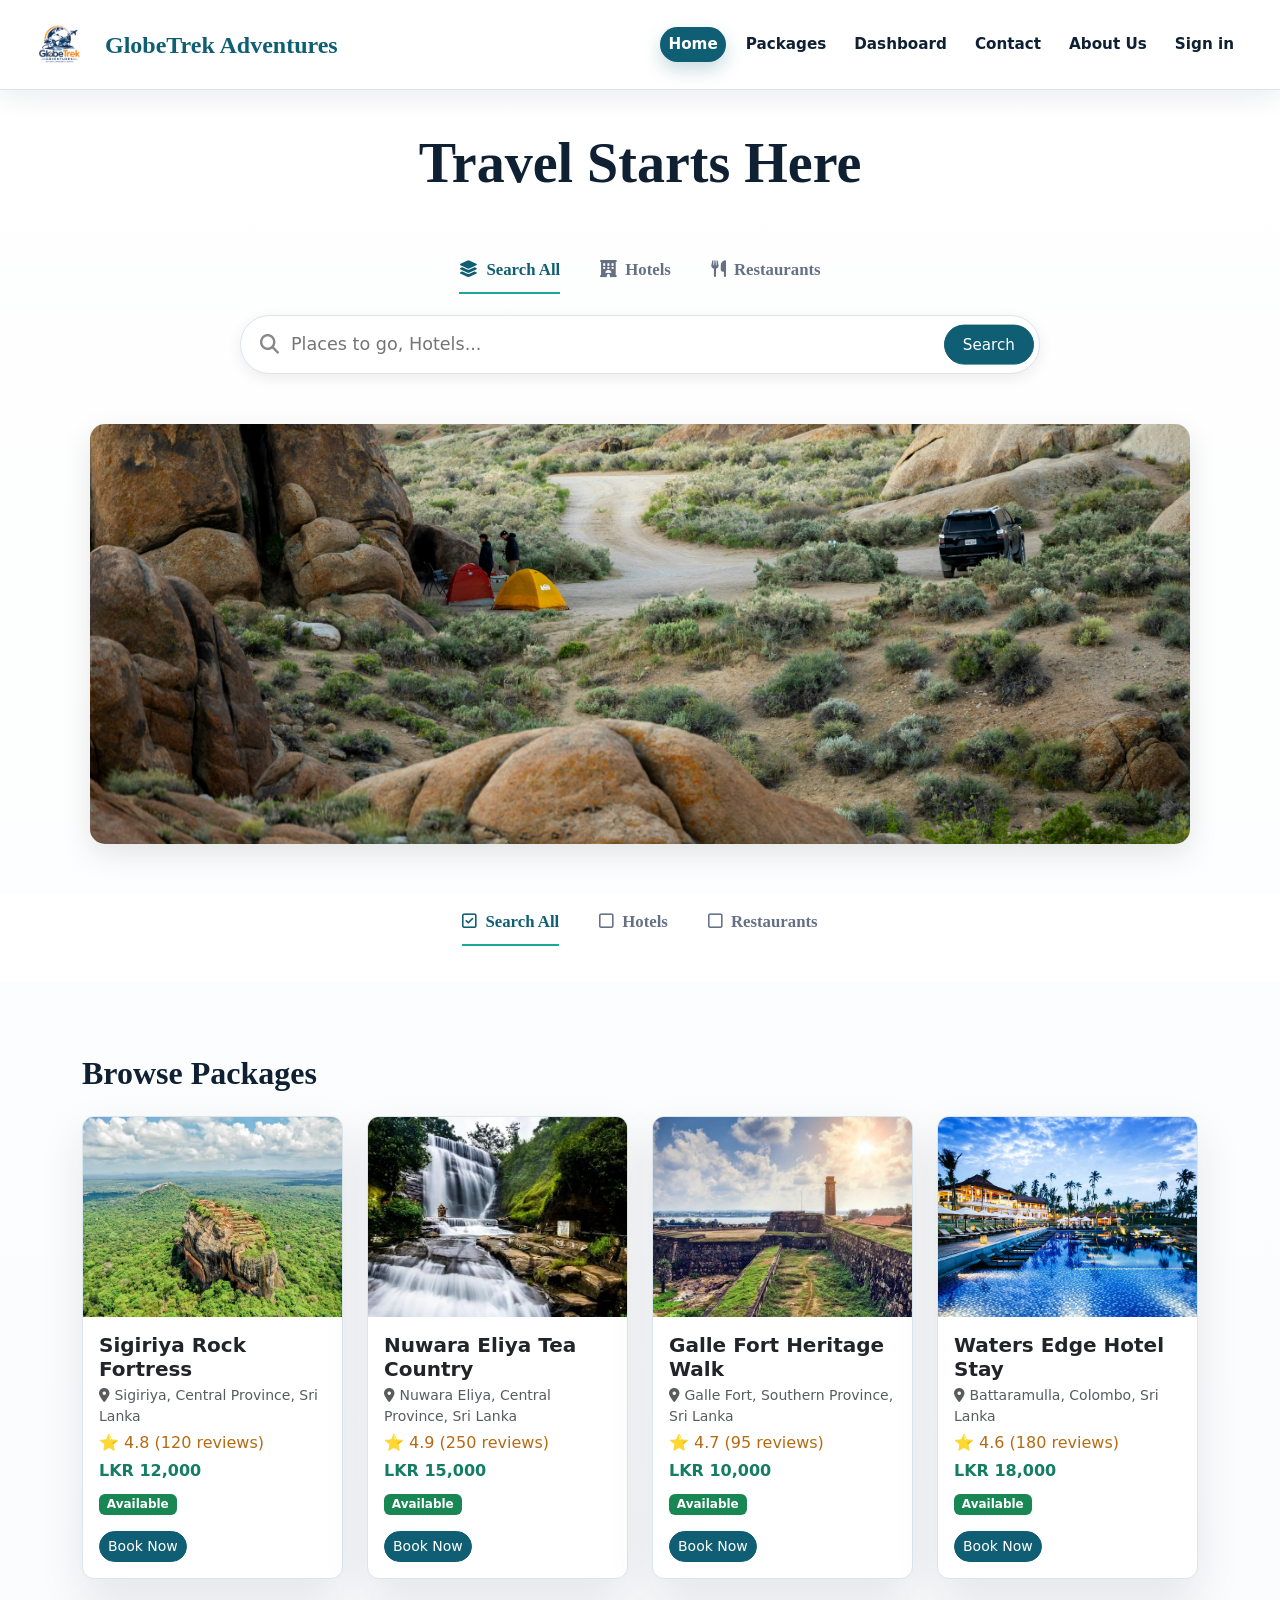
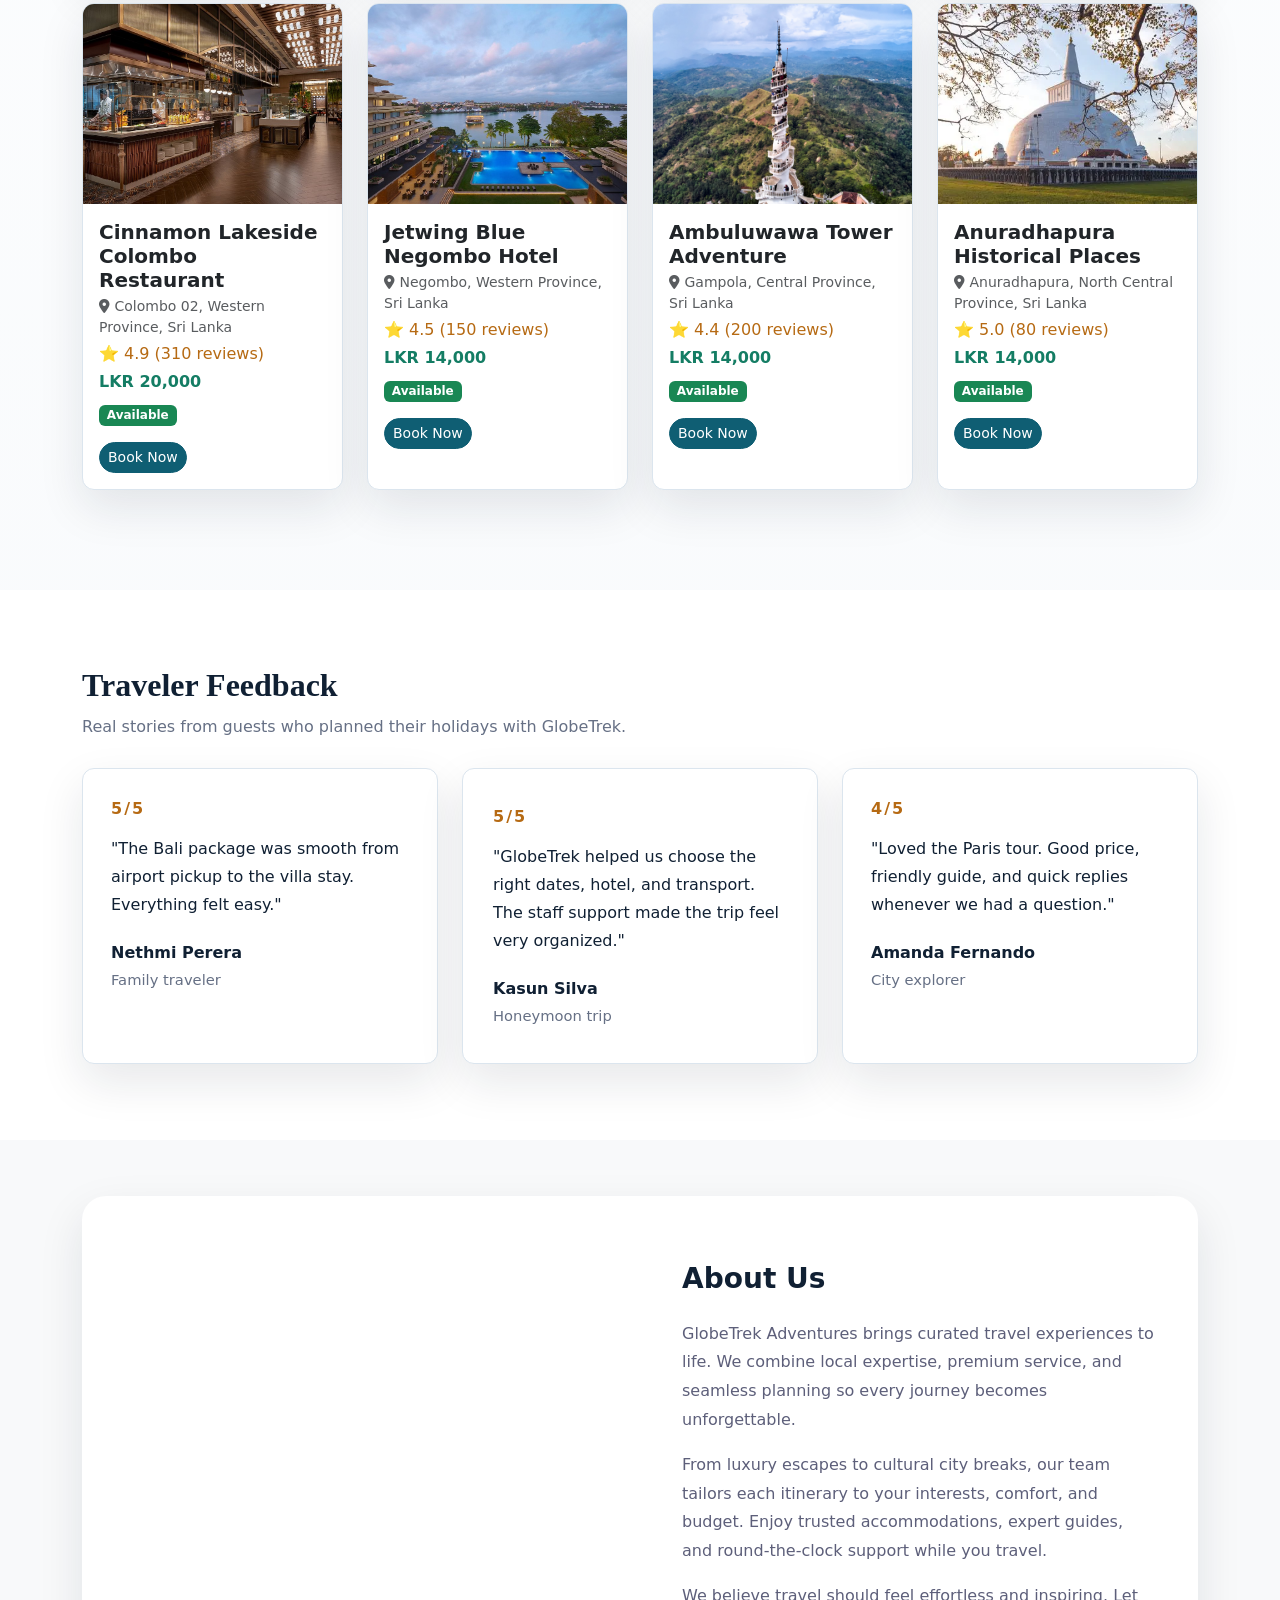
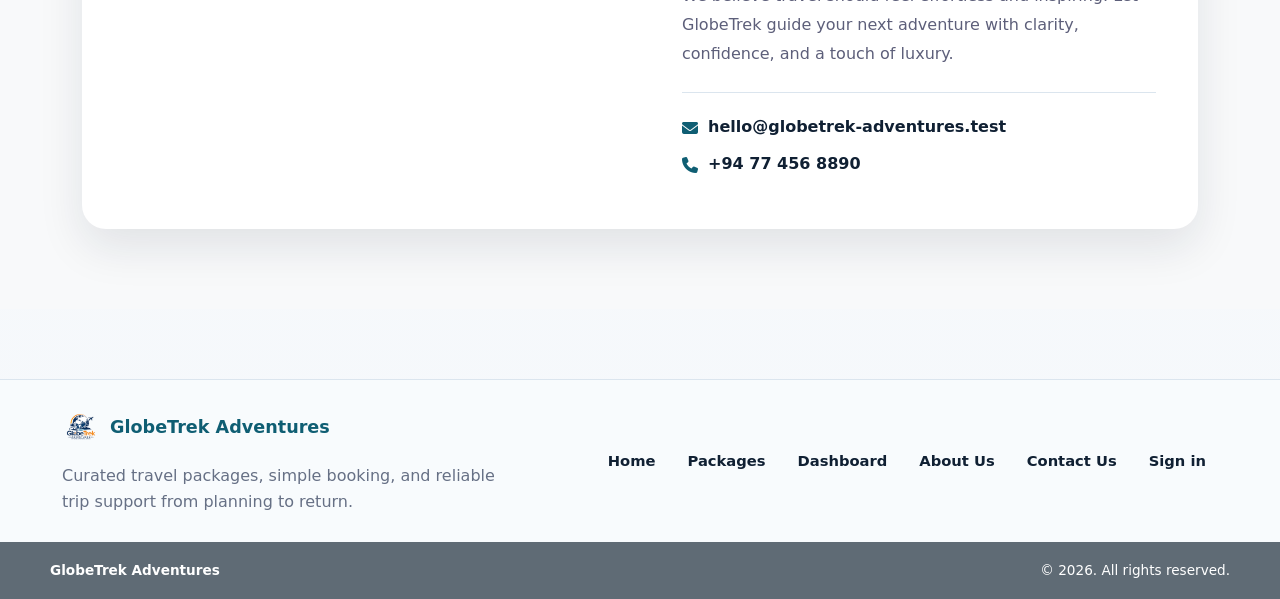
<file: index.html>
<!DOCTYPE html>
<html lang="en">

<head>
    <meta charset="UTF-8">
    <meta name="viewport" content="width=device-width, initial-scale=1.0">
    <title>GlobeTrek Adventures | Travel Starts Here</title>
    <!-- Bootstrap 5 CSS -->
    <link href="https://cdn.jsdelivr.net/npm/bootstrap@5.3.0/dist/css/bootstrap.min.css" rel="stylesheet">
    <!-- Font Awesome -->
    <link rel="stylesheet" href="https://cdnjs.cloudflare.com/ajax/libs/font-awesome/6.4.0/css/all.min.css">
    <!-- Custom CSS -->
    <link rel="stylesheet" href="css/style.css">
</head>

<body>

    <!-- Navbar -->
    <nav class="navbar navbar-expand-lg bg-white sticky-top">
        <div class="container-fluid">
            <a class="navbar-brand" href="index.html">
                <img src="images/logo.png" alt="GlobeTrek Logo" class="me-2 logo">
                GlobeTrek Adventures
            </a>
            <button class="navbar-toggler" type="button" data-bs-toggle="collapse" data-bs-target="#navbarNav">
                <span class="navbar-toggler-icon"></span>
            </button>
            <div class="collapse navbar-collapse justify-content-end" id="navbarNav">
                <ul class="navbar-nav">
                    <li class="nav-item"><a class="nav-link active" href="index.html">Home</a></li>
                    <li class="nav-item"><a class="nav-link" href="packages.html">Packages</a></li>
                    <li class="nav-item"><a class="nav-link" href="dashboard.html">Dashboard</a></li>
                    <li class="nav-item"><a class="nav-link" href="contact.html">Contact</a></li>
                    <li class="nav-item"><a class="nav-link" href="#about-us">About Us</a></li>
                    <li class="nav-item" id="authItem">
                        <a class="nav-link" href="login.html" id="authLink" data-auth-link>Sign in</a>
                    </li>
                </ul>
            </div>
        </div>
    </nav>

    <!-- Main Content -->
    <main class="container text-center hero-section">
        <h1 class="hero-title">Travel Starts Here</h1>

        <!-- Category Tabs -->
        <!-- Category Tabs -->
        <ul class="nav nav-tabs-custom" id="categoryTabs">

            <li class="nav-item">
                <button class="nav-link active" data-category="all">
                    <i class="fa-solid fa-layer-group"></i> <span>Search All</span>
                </button>
            </li>

            <li class="nav-item">
                <button class="nav-link" data-category="hotels">
                    <i class="fa-solid fa-hotel"></i> <span>Hotels</span>
                </button>
            </li>

            <li class="nav-item">
                <button class="nav-link" data-category="restaurants">
                    <i class="fa-solid fa-utensils"></i> <span>Restaurants</span>
                </button>
            </li>

        </ul>

        <!-- Search Bar -->
        <div class="search-wrapper">
            <i class="fa-solid fa-magnifying-glass search-icon"></i>

            <input type="text" class="search-bar" placeholder="Places to go, Hotels...">

            <button class="search-btn">
                Search
            </button>
        </div>

        <!-- Image Box -->
        <div class="hero-image-container">
            <img id="heroImage" src="images/hero1.jpg" alt="Travel Image">
        </div>
    </main>

    <div class="category-sticky-wrapper">
        <div class="container">
            <ul class="nav nav-tabs-custom" id="categoryTabs">
                <li class="nav-item">
                    <button class="nav-link active" data-category="all">
                        <i class="fa-regular fa-square-check"></i> Search All
                    </button>
                </li>
                <li class="nav-item">
                    <button class="nav-link" data-category="hotels">
                        <i class="fa-regular fa-square"></i> Hotels
                    </button>
                </li>
                <li class="nav-item">
                    <button class="nav-link" data-category="restaurants">
                        <i class="fa-regular fa-square"></i> Restaurants
                    </button>
                </li>
            </ul>
        </div>
    </div>

    <!-- package cards  -->
    <section class="container mt-5 pt-4">
        <h2 class="section-title text-start mb-4">Browse Packages</h2>
        <div class="row g-4" id="package-container"></div>
    </section>

    <section class="feedback-section">
        <div class="container">
            <div class="feedback-heading">
                <h2 class="section-title mb-2">Traveler Feedback</h2>
                <p>Real stories from guests who planned their holidays with GlobeTrek.</p>
            </div>
            <div class="row g-4">
                <div class="col-md-4">
                    <div class="feedback-card">
                        <div class="feedback-rating">5/5</div>
                        <p>"The Bali package was smooth from airport pickup to the villa stay. Everything felt easy."</p>
                        <strong>Nethmi Perera</strong>
                        <span>Family traveler</span>
                    </div>
                </div>
                <div class="col-md-4">
                    <div class="feedback-card feedback-card-large">
                        <div class="feedback-rating">5/5</div>
                        <p>"GlobeTrek helped us choose the right dates, hotel, and transport. The staff support made the trip feel very organized."</p>
                        <strong>Kasun Silva</strong>
                        <span>Honeymoon trip</span>
                    </div>
                </div>
                <div class="col-md-4">
                    <div class="feedback-card">
                        <div class="feedback-rating">4/5</div>
                        <p>"Loved the Paris tour. Good price, friendly guide, and quick replies whenever we had a question."</p>
                        <strong>Amanda Fernando</strong>
                        <span>City explorer</span>
                    </div>
                </div>
            </div>
        </div>
    </section>

    <section class="about-us-section bg-light" id="about-us">
        <div class="container">
            <div class="row g-4 align-items-center about-us-card mx-auto">
                <div class="col-lg-6 about-image">
                    <iframe
                        src="https://www.google.com/maps/embed?pb=!1m18!1m12!1m3!1d63370.20000000001!2d79.80000000000001!3d6.927079!2m3!1f0!2f0!3f0!3m2!1i1024!2i768!4f13.1!3m3!1m2!1s0x3ae2590000000000%3A0x0000000000000000!2sNegombo%2C%20Sri%20Lanka!5e0!3m2!1sen!2slk!4v0000000000000"
                        width="100%" height="350" style="border:0;" allowfullscreen="" loading="lazy"
                        referrerpolicy="no-referrer-when-downgrade">
                    </iframe>
                </div>
                <div class="col-lg-6 about-content">
                    <h3>About Us</h3>
                    <p>GlobeTrek Adventures brings curated travel experiences to life. We combine local expertise,
                        premium service, and seamless planning so every journey becomes unforgettable.</p>
                    <p>From luxury escapes to cultural city breaks, our team tailors each itinerary to your interests,
                        comfort, and budget. Enjoy trusted accommodations, expert guides, and round-the-clock support
                        while you travel.</p>
                    <p>We believe travel should feel effortless and inspiring. Let GlobeTrek guide your next adventure
                        with clarity, confidence, and a touch of luxury.</p>
                    <div class="about-contact">
                        <p><i class="fa-solid fa-envelope"></i> hello@globetrek-adventures.test</p>
                        <p><i class="fa-solid fa-phone"></i> +94 77 456 8890</p>
                    </div>
                </div>
            </div>
        </div>
    </section>

    <!-- Bootstrap 5 JS Bundle -->
    <script src="https://cdn.jsdelivr.net/npm/bootstrap@5.3.0/dist/js/bootstrap.bundle.min.js"></script>
    <!-- Custom JS -->
    <script src="js/app.js"></script>
    <script src="js/script.js"></script>
</body>

</html>
</file>
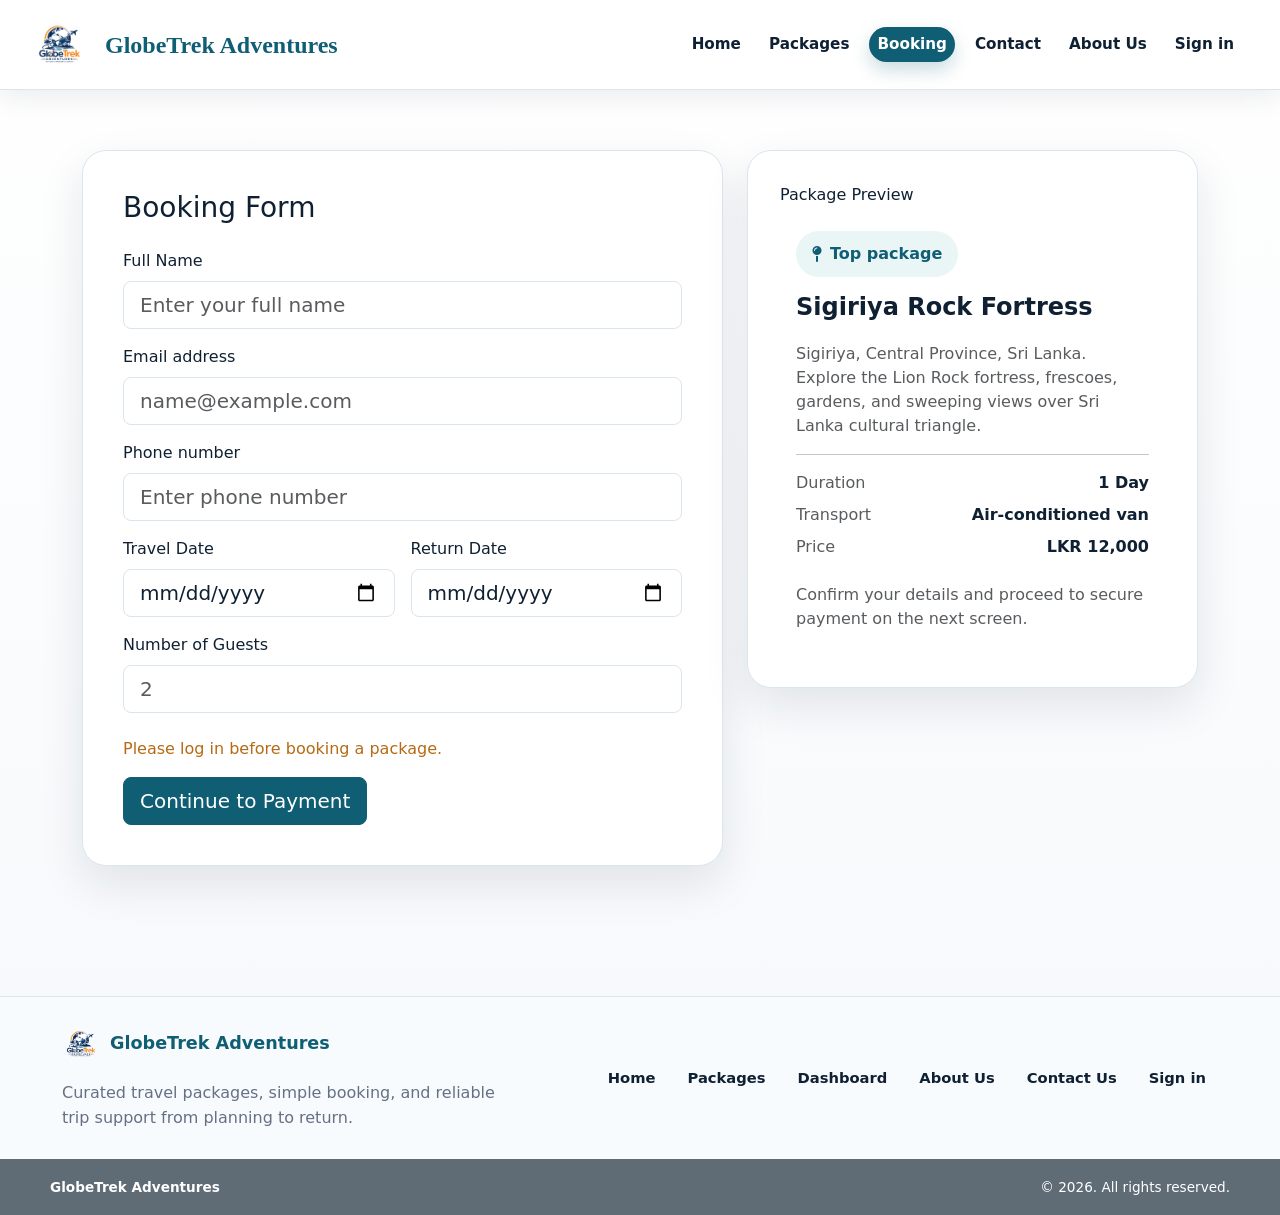
<file: booking.html>
<!DOCTYPE html>
<html lang="en">

<head>
  <meta charset="UTF-8">
  <meta name="viewport" content="width=device-width, initial-scale=1.0">
  <title>Booking | GlobeTrek</title>
  <link href="https://cdn.jsdelivr.net/npm/bootstrap@5.3.0/dist/css/bootstrap.min.css" rel="stylesheet">
  <link rel="stylesheet" href="https://cdnjs.cloudflare.com/ajax/libs/font-awesome/6.4.0/css/all.min.css">
  <link rel="stylesheet" href="css/style.css">
</head>

<body>
  <nav class="navbar navbar-expand-lg bg-white sticky-top">
    <div class="container-fluid">
      <a class="navbar-brand" href="index.html">
        <img src="images/logo.png" alt="GlobeTrek Logo" class="me-2 logo">
        GlobeTrek Adventures
      </a>
      <button class="navbar-toggler" type="button" data-bs-toggle="collapse" data-bs-target="#navbarNav">
        <span class="navbar-toggler-icon"></span>
      </button>
      <div class="collapse navbar-collapse justify-content-end" id="navbarNav">
        <ul class="navbar-nav">
          <li class="nav-item"><a class="nav-link" href="index.html">Home</a></li>
          <li class="nav-item"><a class="nav-link" href="packages.html">Packages</a></li>
          <li class="nav-item"><a class="nav-link active" href="booking.html">Booking</a></li>
          <li class="nav-item"><a class="nav-link" href="contact.html">Contact</a></li>
          <li class="nav-item"><a class="nav-link" href="contact.html#about-us">About Us</a></li>
          <li class="nav-item" id="authItem">
            <a class="nav-link" href="login.html" id="authLink" data-auth-link>Sign in</a>
          </li>
        </ul>
      </div>
    </div>
  </nav>

  <main class="page-layout">
    <div class="container">
      <div class="row g-4 align-items-start">
        <div class="col-xl-7">
          <div class="form-panel">
            <h3 class="mb-4">Booking Form</h3>
            <form id="bookingForm">
              <div class="mb-3">
                <label class="form-label">Full Name</label>
                <input id="bookingName" type="text" class="form-control form-control-lg"
                  autocomplete="name" placeholder="Enter your full name">
              </div>
              <div class="mb-3">
                <label class="form-label">Email address</label>
                <input id="bookingEmail" type="email" class="form-control form-control-lg"
                  autocomplete="email" placeholder="name@example.com">
              </div>
              <div class="mb-3">
                <label class="form-label">Phone number</label>
                <input id="bookingPhone" type="tel" class="form-control form-control-lg"
                  autocomplete="tel" placeholder="Enter phone number">
              </div>
              <div class="row g-3 mb-3">
                <div class="col-md-6">
                  <label class="form-label">Travel Date</label>
                  <input id="travelDate" type="date" class="form-control form-control-lg">
                </div>
                <div class="col-md-6">
                  <label class="form-label">Return Date</label>
                  <input id="returnDate" type="date" class="form-control form-control-lg">
                </div>
              </div>
              <div class="mb-4">
                <label class="form-label">Number of Guests</label>
                <input id="guestCount" type="number" class="form-control form-control-lg" min="1" placeholder="2">
              </div>
              <div id="bookingMessage" class="mb-3 text-danger"></div>
              <button type="submit" class="btn btn-primary btn-lg">Continue to Payment</button>
            </form>
          </div>
        </div>
        <div class="col-xl-5">
          <div class="summary-panel">
            <div class="about-image mb-4">Package Preview</div>
            <div class="px-0 px-md-3 pb-4">
              <div class="summary-badge"><i class="fa-solid fa-map-pin"></i> Top package</div>
              <h4 id="packageName">Santorini Breeze</h4>
              <p id="packageDescription" class="text-muted">Experience unforgettable coastal views, premium
                accommodations, and local cuisine in one elegant package.</p>
              <hr>
              <div class="d-flex justify-content-between mb-2">
                <span class="text-muted">Duration</span>
                <strong id="packageDuration">3 Days</strong>
              </div>
              <div class="d-flex justify-content-between mb-2">
                <span class="text-muted">Transport</span>
                <strong id="packageTransport">Luxury Bus</strong>
              </div>
              <div class="d-flex justify-content-between mb-4">
                <span class="text-muted">Price</span>
                <strong id="packagePrice">LKR 12,000</strong>
              </div>
              <div class="text-muted">Confirm your details and proceed to secure payment on the next screen.</div>
            </div>
          </div>
        </div>
      </div>
    </div>
  </main>

  <script src="js/app.js"></script>
  <script src="https://cdn.jsdelivr.net/npm/bootstrap@5.3.0/dist/js/bootstrap.bundle.min.js"></script>
</body>

</html>
</file>
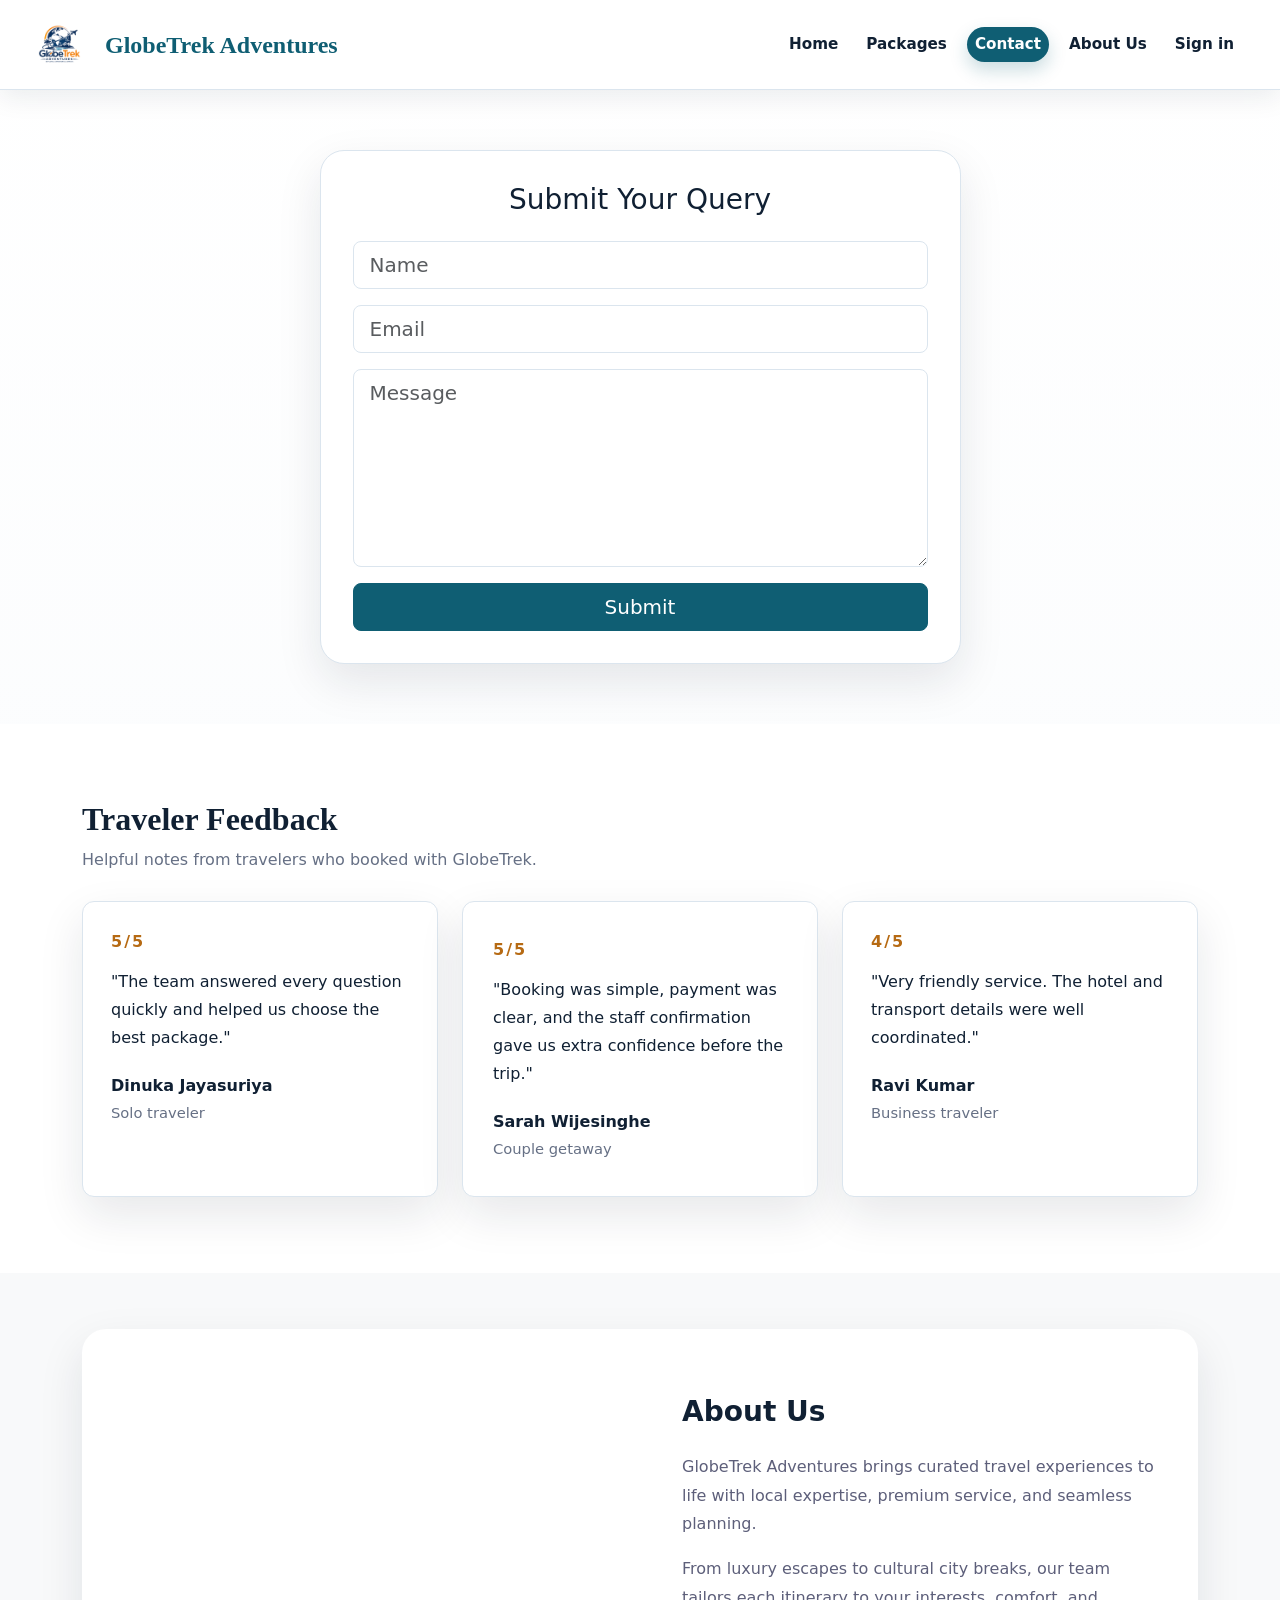
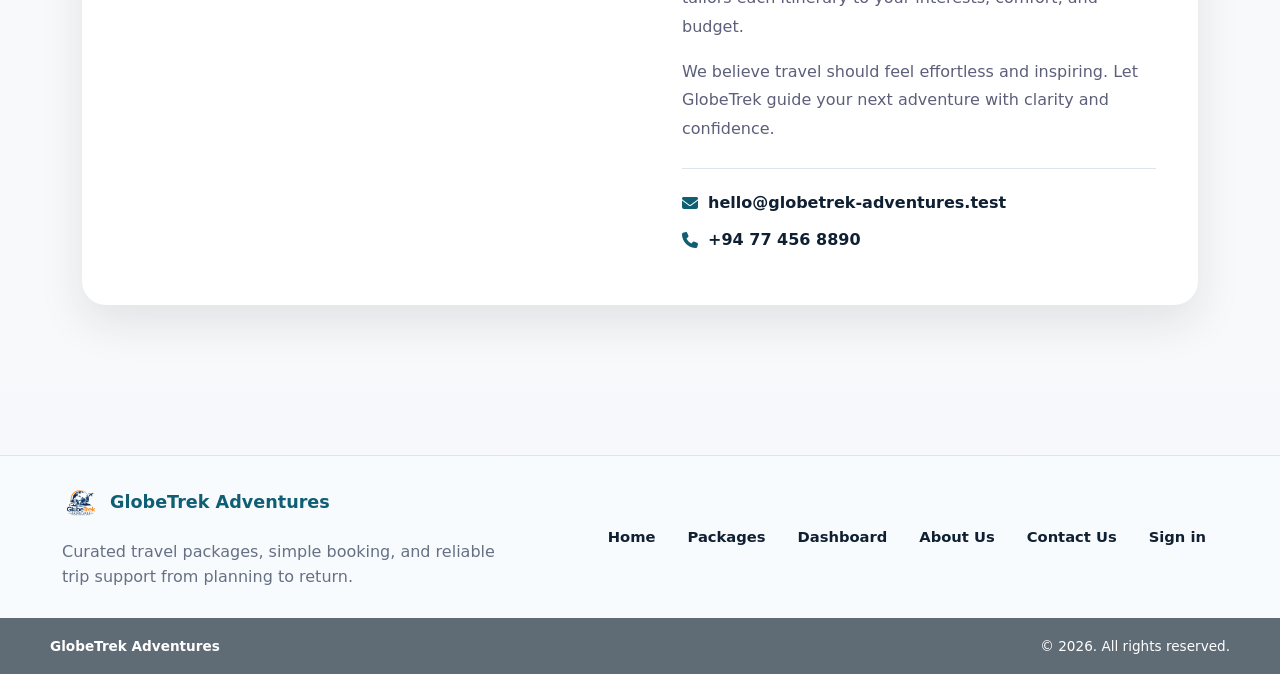
<file: contact.html>
<!DOCTYPE html>
<html lang="en">

<head>
    <meta charset="UTF-8">
    <meta name="viewport" content="width=device-width, initial-scale=1.0">
    <title>Contact | GlobeTrek</title>
    <link href="https://cdn.jsdelivr.net/npm/bootstrap@5.3.0/dist/css/bootstrap.min.css" rel="stylesheet">
    <link rel="stylesheet" href="https://cdnjs.cloudflare.com/ajax/libs/font-awesome/6.4.0/css/all.min.css">
    <link rel="stylesheet" href="css/style.css">
</head>

<body>
    <nav class="navbar navbar-expand-lg bg-white sticky-top">
        <div class="container-fluid">
            <a class="navbar-brand" href="index.html">
                <img src="images/logo.png" alt="GlobeTrek Logo" class="me-2 logo">
                GlobeTrek Adventures
            </a>
            <button class="navbar-toggler" type="button" data-bs-toggle="collapse" data-bs-target="#navbarNav">
                <span class="navbar-toggler-icon"></span>
            </button>
            <div class="collapse navbar-collapse justify-content-end" id="navbarNav">
                <ul class="navbar-nav">
                    <li class="nav-item"><a class="nav-link" href="index.html">Home</a></li>
                    <li class="nav-item"><a class="nav-link" href="packages.html">Packages</a></li>
                    <li class="nav-item"><a class="nav-link active" href="contact.html">Contact</a></li>
                    <li class="nav-item"><a class="nav-link" href="#about-us">About Us</a></li>
                    <li class="nav-item" id="authItem">
                        <a class="nav-link" href="login.html" id="authLink" data-auth-link>Sign in</a>
                    </li>
                </ul>
            </div>
        </div>
    </nav>

    <main class="page-layout query-page">
        <div class="container">
            <div class="row justify-content-center">
                <div class="col-lg-7">
                    <div class="query-panel">
                        <h3 class="mb-4 text-center">Submit Your Query</h3>
                        <form id="queryForm">
                            <div class="mb-3">
                                <input id="queryName" type="text" class="form-control form-control-lg" placeholder="Name">
                            </div>
                            <div class="mb-3">
                                <input id="queryEmail" type="email" class="form-control form-control-lg" placeholder="Email">
                            </div>
                            <div class="mb-3">
                                <textarea id="queryMessage" class="form-control form-control-lg" rows="6" placeholder="Message"></textarea>
                            </div>
                            <div id="queryMessageArea" class="mb-3 text-danger"></div>
                            <button type="submit" class="btn btn-primary btn-lg w-100">Submit</button>
                        </form>
                    </div>
                </div>
            </div>
        </div>
    </main>

    <section class="feedback-section">
        <div class="container">
            <div class="feedback-heading">
                <h2 class="section-title mb-2">Traveler Feedback</h2>
                <p>Helpful notes from travelers who booked with GlobeTrek.</p>
            </div>
            <div class="row g-4">
                <div class="col-md-4">
                    <div class="feedback-card">
                        <div class="feedback-rating">5/5</div>
                        <p>"The team answered every question quickly and helped us choose the best package."</p>
                        <strong>Dinuka Jayasuriya</strong>
                        <span>Solo traveler</span>
                    </div>
                </div>
                <div class="col-md-4">
                    <div class="feedback-card feedback-card-large">
                        <div class="feedback-rating">5/5</div>
                        <p>"Booking was simple, payment was clear, and the staff confirmation gave us extra confidence before the trip."</p>
                        <strong>Sarah Wijesinghe</strong>
                        <span>Couple getaway</span>
                    </div>
                </div>
                <div class="col-md-4">
                    <div class="feedback-card">
                        <div class="feedback-rating">4/5</div>
                        <p>"Very friendly service. The hotel and transport details were well coordinated."</p>
                        <strong>Ravi Kumar</strong>
                        <span>Business traveler</span>
                    </div>
                </div>
            </div>
        </div>
    </section>

    <section class="about-us-section bg-light" id="about-us">
        <div class="container">
            <div class="row g-4 align-items-center about-us-card mx-auto">
                <div class="col-lg-6 about-image">
                    <iframe
                        src="https://www.google.com/maps/embed?pb=!1m18!1m12!1m3!1d63370.20000000001!2d79.80000000000001!3d6.927079!2m3!1f0!2f0!3f0!3m2!1i1024!2i768!4f13.1!3m3!1m2!1s0x3ae2590000000000%3A0x0000000000000000!2sNegombo%2C%20Sri%20Lanka!5e0!3m2!1sen!2slk!4v0000000000000"
                        width="100%" height="350" style="border:0;" allowfullscreen="" loading="lazy"
                        referrerpolicy="no-referrer-when-downgrade">
                    </iframe>
                </div>
                <div class="col-lg-6 about-content">
                    <h3>About Us</h3>
                    <p>GlobeTrek Adventures brings curated travel experiences to life with local expertise, premium service, and seamless planning.</p>
                    <p>From luxury escapes to cultural city breaks, our team tailors each itinerary to your interests, comfort, and budget.</p>
                    <p>We believe travel should feel effortless and inspiring. Let GlobeTrek guide your next adventure with clarity and confidence.</p>
                    <div class="about-contact">
                        <p><i class="fa-solid fa-envelope"></i> hello@globetrek-adventures.test</p>
                        <p><i class="fa-solid fa-phone"></i> +94 77 456 8890</p>
                    </div>
                </div>
            </div>
        </div>
    </section>

    <script src="js/app.js"></script>
    <script src="https://cdn.jsdelivr.net/npm/bootstrap@5.3.0/dist/js/bootstrap.bundle.min.js"></script>
</body>

</html>
</file>
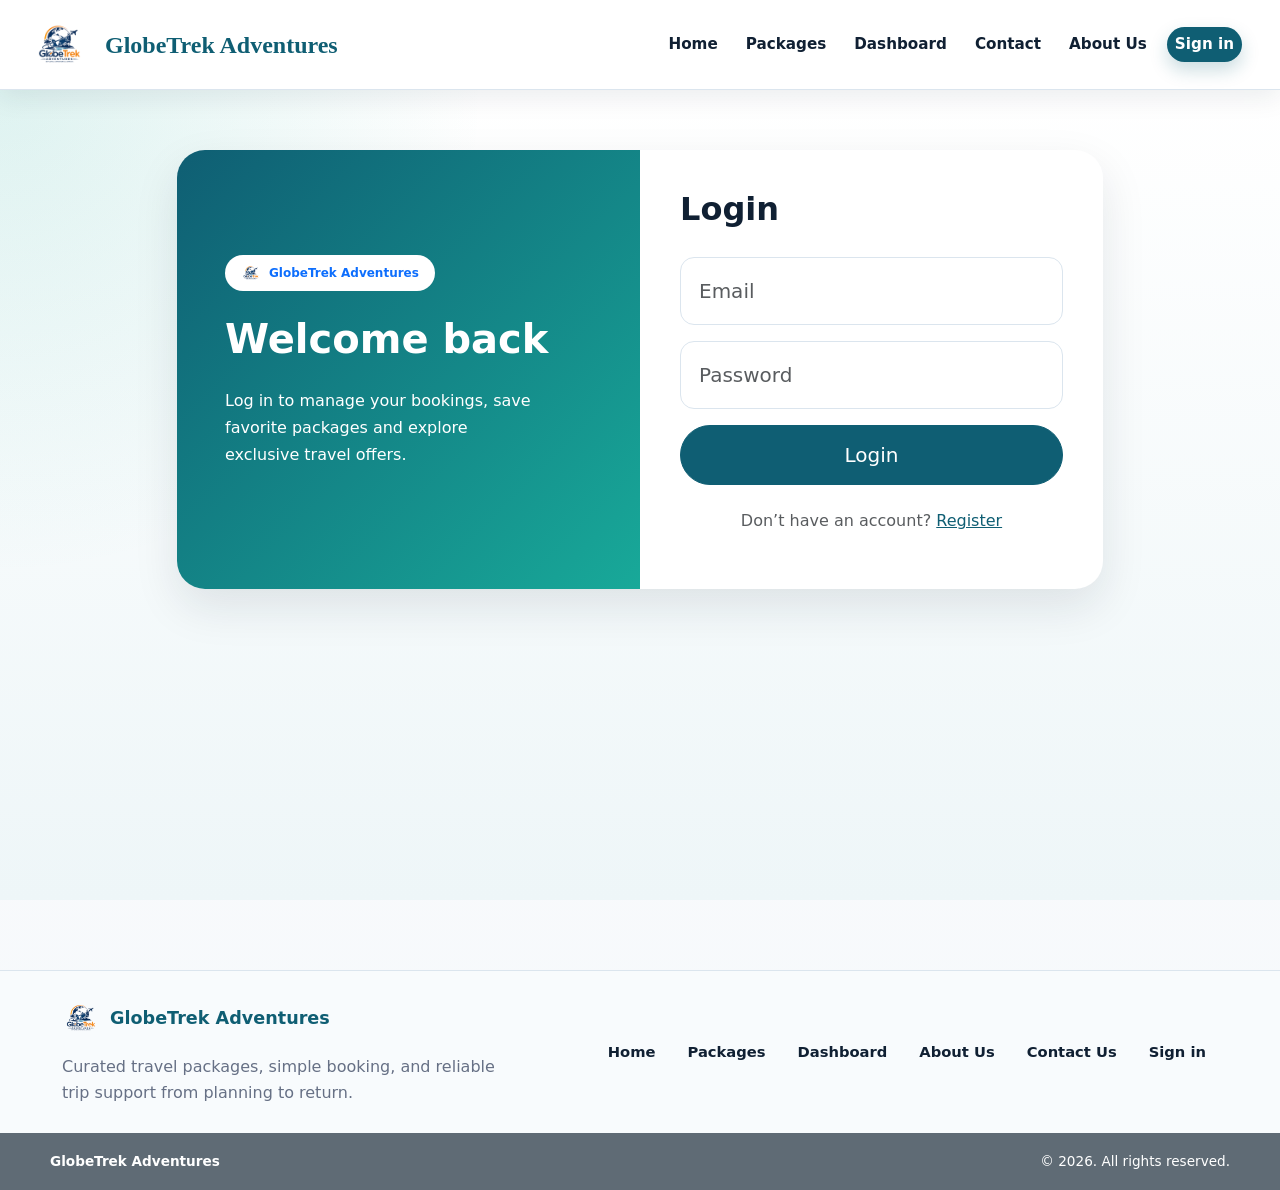
<file: dashboard.html>
<!DOCTYPE html>
<html lang="en">

<head>
    <meta charset="UTF-8">
    <meta name="viewport" content="width=device-width, initial-scale=1.0">
    <title>Dashboard | GlobeTrek</title>
    <link href="https://cdn.jsdelivr.net/npm/bootstrap@5.3.0/dist/css/bootstrap.min.css" rel="stylesheet">
    <link rel="stylesheet" href="https://cdnjs.cloudflare.com/ajax/libs/font-awesome/6.4.0/css/all.min.css">
    <link rel="stylesheet" href="css/style.css">
</head>

<body>
    <nav class="navbar navbar-expand-lg bg-white sticky-top shadow-sm">
        <div class="container-fluid">
            <a class="navbar-brand" href="index.html">
                <img src="images/logo.png" alt="GlobeTrek Logo" class="me-2 logo">
                GlobeTrek Adventures
            </a>
            <button class="navbar-toggler" type="button" data-bs-toggle="collapse" data-bs-target="#navbarNav">
                <span class="navbar-toggler-icon"></span>
            </button>
            <div class="collapse navbar-collapse justify-content-end" id="navbarNav">
                <ul class="navbar-nav">
                    <li class="nav-item"><a class="nav-link" href="index.html">Home</a></li>
                    <li class="nav-item"><a class="nav-link" href="packages.html">Packages</a></li>
                    <li class="nav-item"><a class="nav-link" href="contact.html">Contact</a></li>
                    <li class="nav-item"><a class="nav-link" href="contact.html#about-us">About Us</a></li>
                    <li class="nav-item" id="authItem">
                        <a class="nav-link" href="login.html" id="authLink" data-auth-link>Sign in</a>
                    </li>
                </ul>
            </div>
        </div>
    </nav>

    <main class="page-layout">
        <div class="container py-4">
            <div class="d-flex flex-column flex-md-row justify-content-between align-items-start gap-3 mb-4">
                <div>
                    <h1 id="dashboardTitle" class="h3 mb-1">Dashboard</h1>
                    <p id="dashboardRole" class="text-muted">Welcome back.</p>
                </div>
            </div>

            <div class="row g-4">
                <div class="col-lg-3">
                    <div class="card shadow-sm rounded-4 p-3">
                        <h5 class="mb-3">Dashboard Menu</h5>
                        <div id="dashboardMenu" class="list-group list-group-flush"></div>
                    </div>
                </div>
                <div class="col-lg-9">
                    <div id="dashboardContent" class="card shadow-sm rounded-4 p-4">
                        <h4>Welcome</h4>
                        <p>Select a section from the menu to view details.</p>
                    </div>
                </div>
            </div>
        </div>
    </main>

    <script src="js/app.js"></script>
    <script src="https://cdn.jsdelivr.net/npm/bootstrap@5.3.0/dist/js/bootstrap.bundle.min.js"></script>
</body>

</html>
</file>
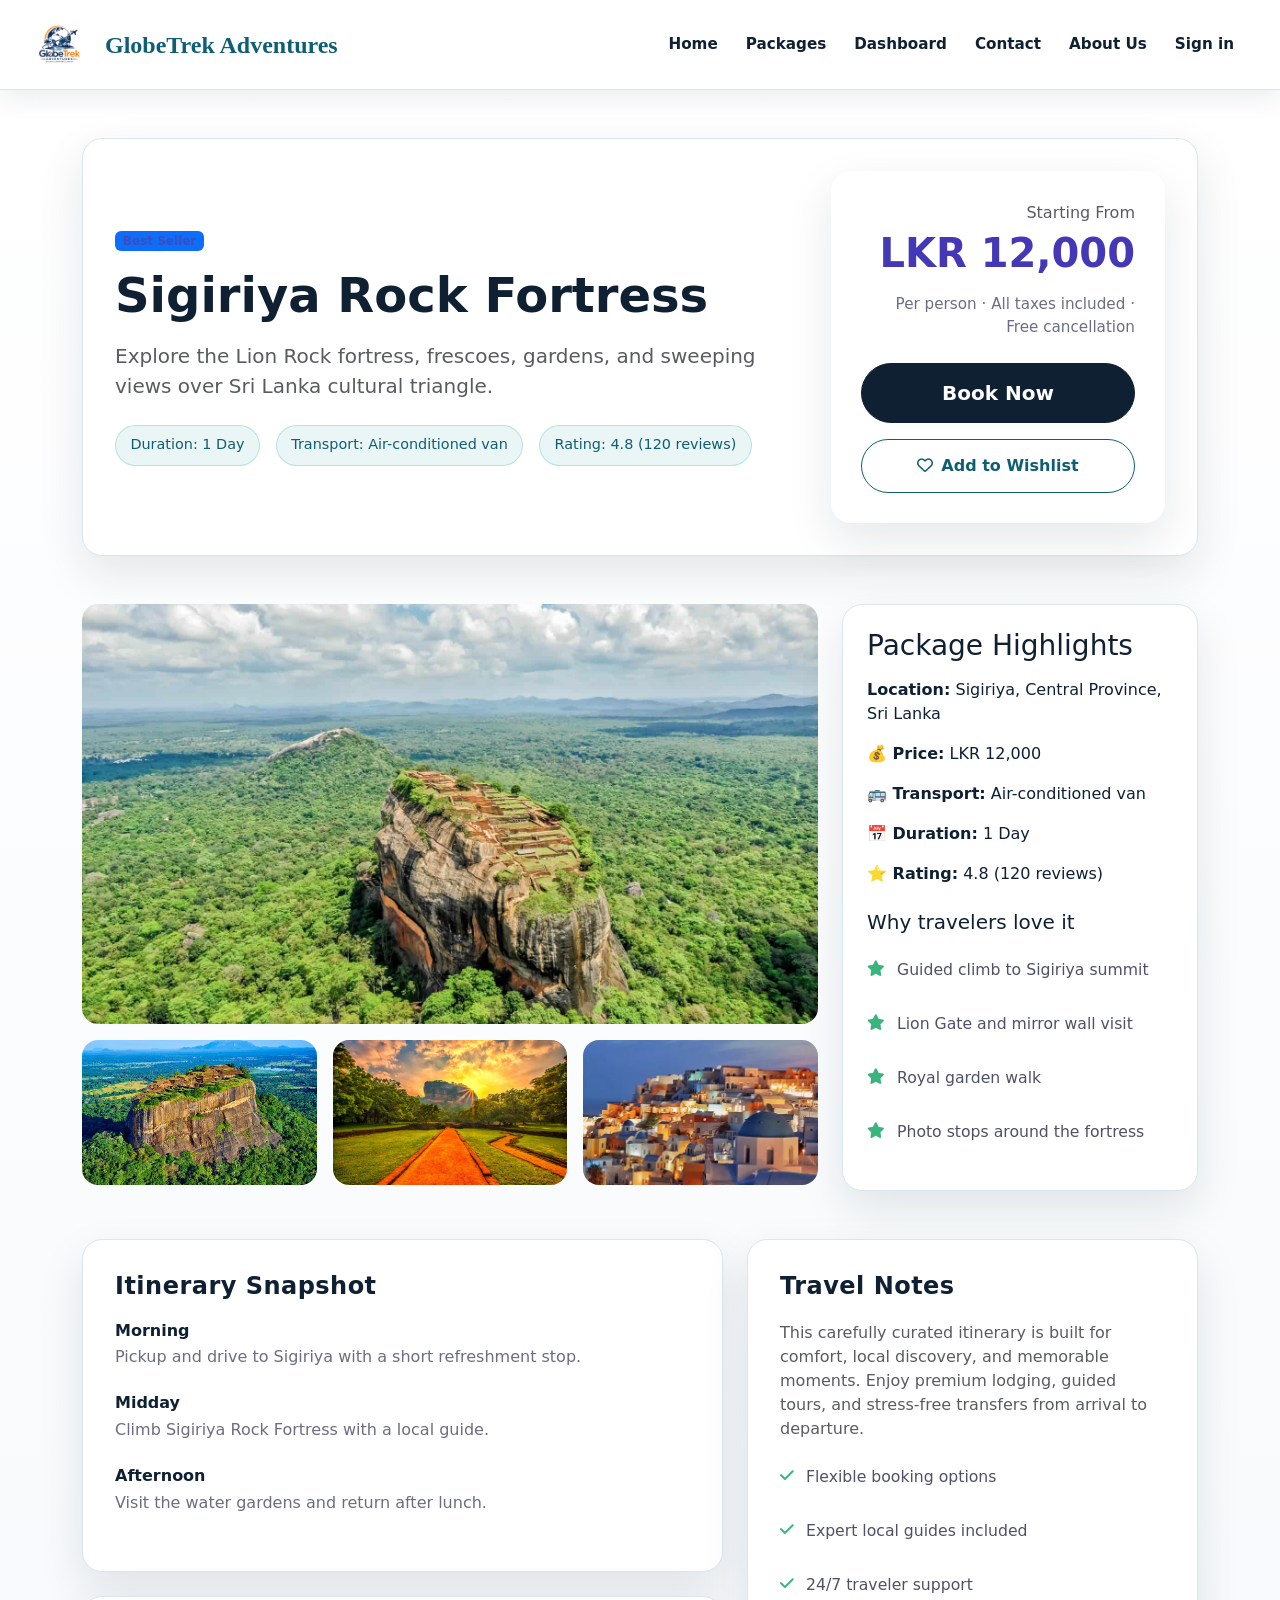
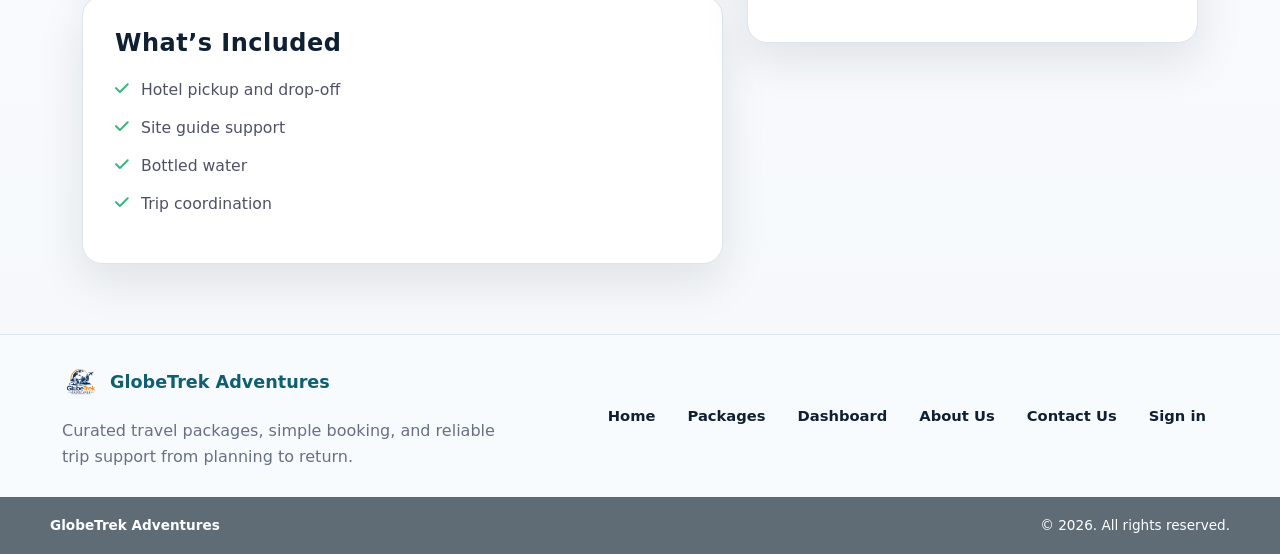
<file: details.html>
<!DOCTYPE html>
<html lang="en">

<head>
    <meta charset="UTF-8">
    <title>Package Details | GlobeTrek</title>
    <link href="https://cdn.jsdelivr.net/npm/bootstrap@5.3.0/dist/css/bootstrap.min.css" rel="stylesheet">
    <link rel="stylesheet" href="https://cdnjs.cloudflare.com/ajax/libs/font-awesome/6.4.0/css/all.min.css">
    <link rel="stylesheet" href="css/style.css">
    <style>
        .gallery-main {
            width: 100%;
            height: 420px;
            object-fit: cover;
            border-radius: 16px;
        }

        .gallery-side {
            width: 100%;
            height: 145px;
            object-fit: cover;
            border-radius: 16px;
        }

        .details-box,
        .price-card,
        .info-card,
        .package-header {
            border-radius: 20px;
            box-shadow: 0 18px 40px rgba(52, 38, 97, 0.08);
            background: #fff;
        }

        .details-box,
        .info-card {
            border: 1px solid #eef1f6;
        }

        .package-header {
            padding: 32px;
            border: 1px solid #eef1f6;
        }

        .detail-stats .badge {
            border: 1px solid #e9e9f2;
            color: #494a5f;
            background: #f8f8ff;
            font-size: 0.95rem;
            border-radius: 50px;
            padding: 0.8rem 1rem;
        }

        .price-card {
            padding: 30px;
            transition: transform 0.3s ease;
        }

        .price-card:hover {
            transform: translateY(-4px);
        }

        .price-card h2 {
            font-size: 2.5rem;
            margin-bottom: 0.5rem;
        }

        .price-card p {
            color: #6c6d80;
        }

        .action-btns .btn,
        .price-card .btn {
            border-radius: 999px;
            padding: 14px 28px;
            font-weight: 600;
        }

        .info-card {
            padding: 32px;
        }

        .info-card h4 {
            font-weight: 700;
            letter-spacing: 0.02em;
            margin-bottom: 1.25rem;
        }

        .info-list {
            list-style: none;
            padding-left: 0;
        }

        .info-list li,
        .note-item,
        .list-group-item {
            display: flex;
            align-items: flex-start;
            gap: 12px;
            margin-bottom: 0.9rem;
            color: #4f5167;
            font-size: 0.98rem;
        }

        .note-item {
            font-weight: 500;
        }

        .list-group-item {
            border: none;
            padding-left: 0;
            background: transparent;
        }

        .list-group-item i,
        .info-list li i,
        .note-item i {
            color: #3ab47d;
            margin-top: 3px;
        }

        .itinerary-step h6 {
            margin-bottom: 0.35rem;
            font-weight: 700;
        }

        .itinerary-step p {
            color: #6c6d80;
            margin-bottom: 0;
        }

        .badge-pill {
            border-radius: 999px;
            padding: 0.55rem 0.9rem;
            font-size: 0.9rem;
            color: #171732;
            background: #f6f2ff;
            border: 1px solid #ece7ff;
        }

        .text-primary-strong {
            color: #4538b7;
        }

        .package-header .badge {
            background: #e8efff;
            color: #3f4db9;
        }

        .price-note {
            color: #898b9c;
            font-size: 0.95rem;
        }

        .btn-outline-dark:hover {
            background-color: #34e0a1;
            border-color: #34e0a1;
            color: black;
        }
    </style>
</head>

<body>
    <nav class="navbar navbar-expand-lg bg-white sticky-top">
        <div class="container-fluid">
            <a class="navbar-brand" href="index.html">
                <img src="images/logo.png" alt="GlobeTrek Logo" class="me-2 logo">
                GlobeTrek Adventures
            </a>
            <button class="navbar-toggler" type="button" data-bs-toggle="collapse" data-bs-target="#navbarNav">
                <span class="navbar-toggler-icon"></span>
            </button>
            <div class="collapse navbar-collapse justify-content-end" id="navbarNav">
                <ul class="navbar-nav">
                    <li class="nav-item"><a class="nav-link" href="index.html">Home</a></li>
                    <li class="nav-item"><a class="nav-link" href="packages.html">Packages</a></li>
                    <li class="nav-item"><a class="nav-link" href="dashboard.html">Dashboard</a></li>
                    <li class="nav-item"><a class="nav-link" href="contact.html">Contact</a></li>
                    <li class="nav-item"><a class="nav-link" href="contact.html#about-us">About Us</a></li>
                    <li class="nav-item" id="authItem">
                        <a class="nav-link" href="login.html" id="authLink" data-auth-link>Sign in</a>
                    </li>
                </ul>
            </div>
        </div>
    </nav>

    <div class="container mt-5 mb-5">
        <div class="package-header mb-5">
            <div class="row align-items-center">
                <div class="col-lg-8">
                    <span class="badge bg-primary mb-3">Best Seller</span>
                    <h1 id="detailTitle" class="fw-bold display-5 mb-3">PACKAGE TITLE</h1>
                    <p id="detailDesc" class="text-muted fs-5 mb-4">Description goes here...</p>
                    <div class="d-flex flex-wrap gap-3 detail-stats">
                        <span class="badge-pill">Duration: <span id="detailDuration">4 Days</span></span>
                        <span class="badge-pill">Transport: <span id="detailTransport">Luxury Bus</span></span>
                        <span class="badge-pill">Rating: <span id="detailRating">4.8</span></span>
                    </div>
                </div>
                <div class="col-lg-4 text-lg-end mt-4 mt-lg-0">
                    <div class="price-card">
                        <p class="text-muted mb-1">Starting From</p>
                        <h2 id="detailPrice" class="fw-bold mb-3 text-primary-strong">LKR 12,000</h2>
                        <p class="price-note mb-4">Per person · All taxes included · Free cancellation</p>
                        <button id="bookNowBtn" class="btn btn-dark btn-lg w-100 mb-3">Book Now</button>
                        <button class="btn btn-outline-dark w-100"><i class="fa-regular fa-heart me-2"></i>Add to Wishlist</button>
                    </div>
                </div>
            </div>
        </div>

        <div class="row g-4 mb-5">
            <div class="col-lg-8">
                <div class="gallery-grid row g-3">
                    <div class="col-12">
                        <img id="mainImg" class="gallery-main" alt="Main Image">
                    </div>
                    <div class="col-4"><img id="img1" class="gallery-side" alt="Image 1"></div>
                    <div class="col-4"><img id="img2" class="gallery-side" alt="Image 2"></div>
                    <div class="col-4"><img id="img3" class="gallery-side" alt="Image 3"></div>
                </div>
            </div>
            <div class="col-lg-4">
                <div class="details-box p-4">
                    <h3 class="mb-3">Package Highlights</h3>
                    <div id="packageSpecs" class="mb-4"></div>
                    <h5 class="mb-3">Why travelers love it</h5>
                    <ul id="packageHighlights" class="list-group list-group-flush"></ul>
                </div>
            </div>
        </div>

        <div class="row g-4 mb-5">
            <div class="col-lg-7">
                <div class="info-card mb-4">
                    <h4>Itinerary Snapshot</h4>
                    <div id="itineraryList"></div>
                </div>
                <div class="info-card">
                    <h4>What’s Included</h4>
                    <ul id="includedList" class="info-list"></ul>
                </div>
            </div>
            <div class="col-lg-5">
                <div class="info-card">
                    <h4>Travel Notes</h4>
                    <p class="text-muted">This carefully curated itinerary is built for comfort, local discovery, and memorable moments. Enjoy premium lodging, guided tours, and stress-free transfers from arrival to departure.</p>
                    <div class="d-flex flex-column gap-3 mt-4">
                        <div class="note-item"><i class="fa-solid fa-check"></i>Flexible booking options</div>
                        <div class="note-item"><i class="fa-solid fa-check"></i>Expert local guides included</div>
                        <div class="note-item"><i class="fa-solid fa-check"></i>24/7 traveler support</div>
                    </div>
                </div>
            </div>
        </div>
    </div>

    <script src="js/app.js"></script>
    <script src="js/details.js"></script>
    <script src="https://cdn.jsdelivr.net/npm/bootstrap@5.3.0/dist/js/bootstrap.bundle.min.js"></script>
</body>

</html>
</file>
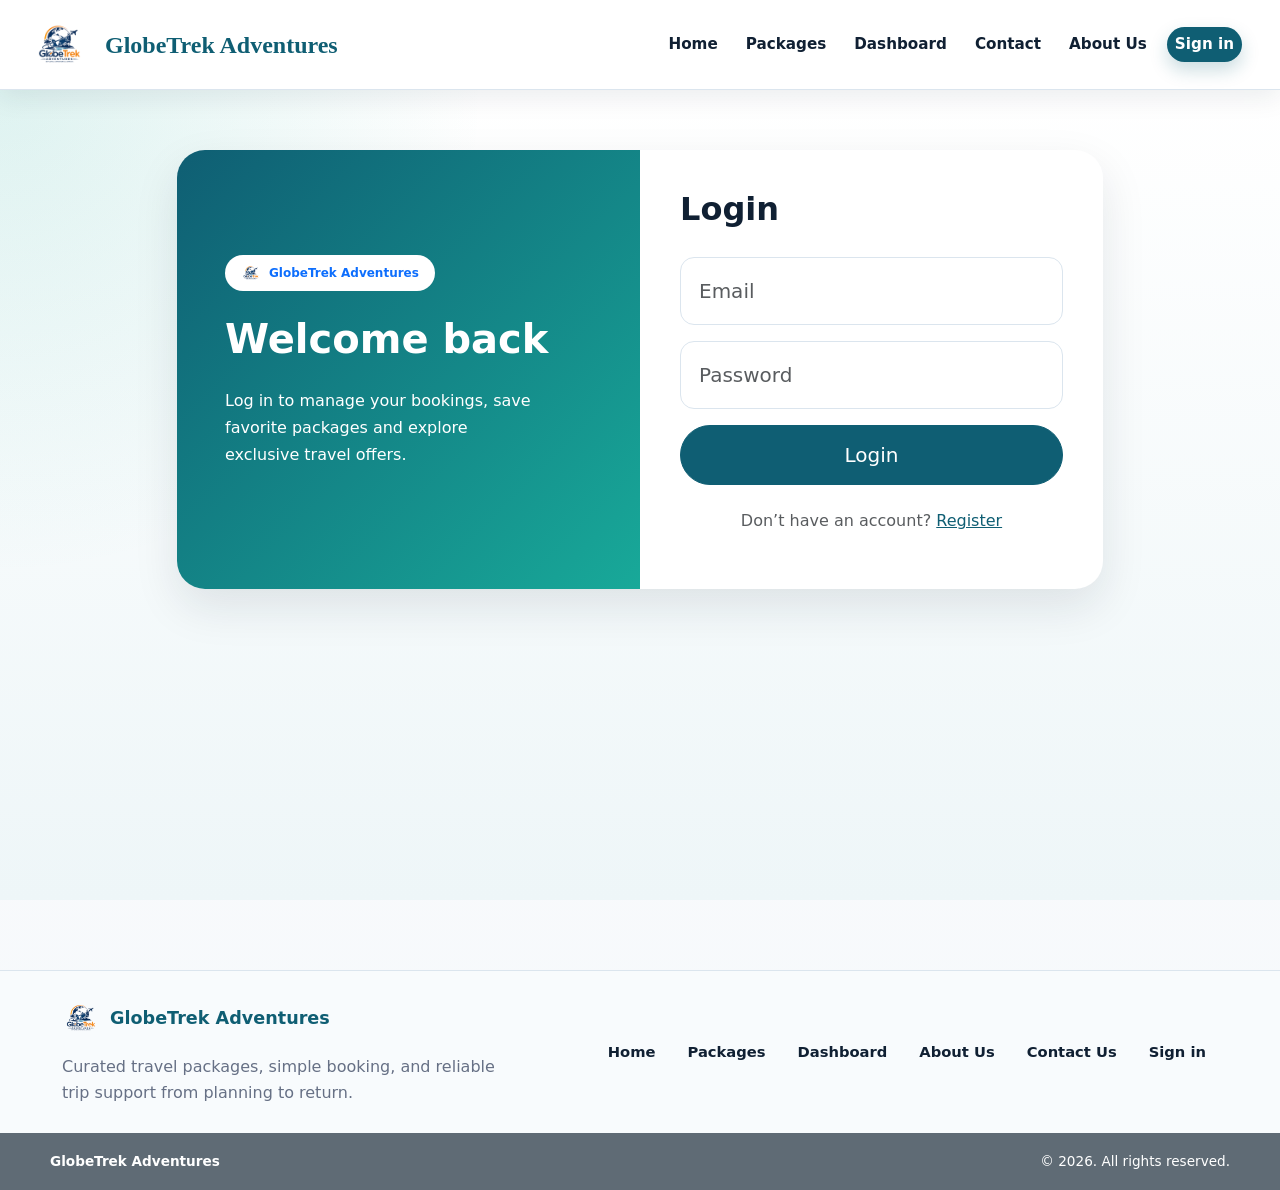
<file: login.html>
<!DOCTYPE html>
<html lang="en">

<head>
    <meta charset="UTF-8">
    <meta name="viewport" content="width=device-width, initial-scale=1.0">
    <title>Login | GlobeTrek</title>
    <link href="https://cdn.jsdelivr.net/npm/bootstrap@5.3.0/dist/css/bootstrap.min.css" rel="stylesheet">
    <link rel="stylesheet" href="https://cdnjs.cloudflare.com/ajax/libs/font-awesome/6.4.0/css/all.min.css">
    <link rel="stylesheet" href="css/style.css">
</head>

<body>
    <nav class="navbar navbar-expand-lg bg-white sticky-top">
        <div class="container-fluid">
            <a class="navbar-brand" href="index.html">
                <img src="images/logo.png" alt="GlobeTrek Logo" class="me-2 logo">
                GlobeTrek Adventures
            </a>
            <button class="navbar-toggler" type="button" data-bs-toggle="collapse" data-bs-target="#navbarNav">
                <span class="navbar-toggler-icon"></span>
            </button>
            <div class="collapse navbar-collapse justify-content-end" id="navbarNav">
                <ul class="navbar-nav">
                    <li class="nav-item"><a class="nav-link" href="index.html">Home</a></li>
                    <li class="nav-item"><a class="nav-link" href="packages.html">Packages</a></li>
                    <li class="nav-item"><a class="nav-link" href="dashboard.html">Dashboard</a></li>
                    <li class="nav-item"><a class="nav-link" href="contact.html">Contact</a></li>
                    <li class="nav-item"><a class="nav-link" href="contact.html#about-us">About Us</a></li>
                    <li class="nav-item" id="authItem">
                        <a class="nav-link active" href="login.html" id="authLink" data-auth-link>Sign in</a>
                    </li>
                </ul>
            </div>
        </div>
    </nav>

    <main class="auth-page">
        <div class="container">
            <div class="row justify-content-center">
                <div class="col-xl-10">
                    <div class="row g-0 auth-card">
                        <div class="col-lg-6 auth-side p-5 d-flex flex-column justify-content-center">
                            <div>
                                <div class="d-flex align-items-center gap-2 mb-4">
                                    <span
                                        class="badge bg-white text-primary px-3 py-2 rounded-pill d-inline-flex align-items-center gap-2">
                                        <img src="images/logo.png" width="20" height="20" alt="Logo">
                                        GlobeTrek Adventures
                                    </span>
                                </div>
                                <h1 class="display-6 fw-bold">Welcome back</h1>
                                <p class="mt-4">Log in to manage your bookings, save favorite packages and explore
                                    exclusive travel offers.</p>
                            </div>
                        </div>
                        <div class="col-lg-6 page-form">
                            <h2>Login</h2>
                            <form id="loginForm">
                                <div class="mb-3">
                                    <input id="loginEmail" type="email" class="form-control form-control-lg"
                                        placeholder="Email">
                                </div>
                                <div class="mb-3">
                                    <input id="loginPassword" type="password" class="form-control form-control-lg"
                                        placeholder="Password">
                                </div>
                                <div id="loginMessage" class="mb-3 text-danger"></div>
                                <button type="submit" class="btn btn-primary btn-lg w-100">Login</button>
                                <p class="text-center text-muted mt-4">Don’t have an account? <a
                                        href="register.html">Register</a></p>
                            </form>
                        </div>
                    </div>
                </div>
            </div>
        </div>
    </main>

    <script src="js/app.js"></script>
    <script src="https://cdn.jsdelivr.net/npm/bootstrap@5.3.0/dist/js/bootstrap.bundle.min.js"></script>
</body>

</html>
</file>
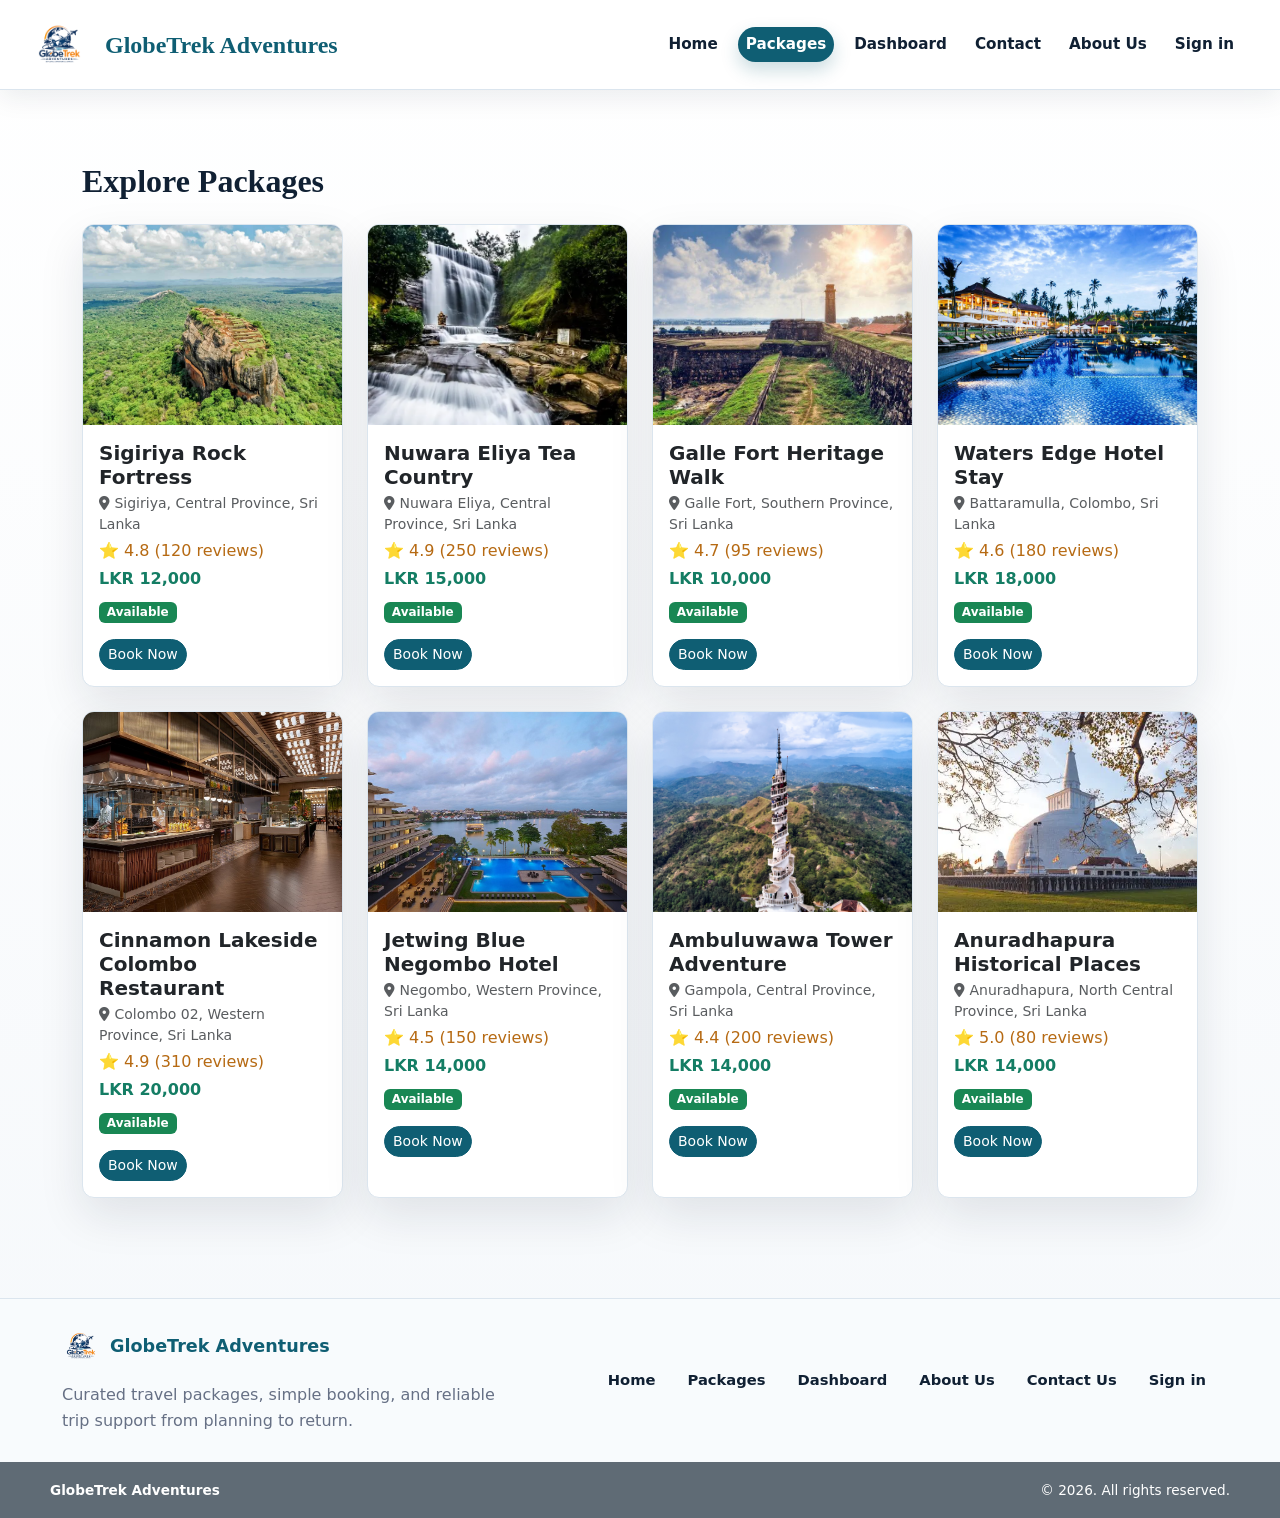
<file: packages.html>
<!DOCTYPE html>
<html lang="en">

<head>
    <meta charset="UTF-8">
    <meta name="viewport" content="width=device-width, initial-scale=1.0">
    <title>Packages | GlobeTrek</title>
    <link href="https://cdn.jsdelivr.net/npm/bootstrap@5.3.0/dist/css/bootstrap.min.css" rel="stylesheet">
    <link rel="stylesheet" href="https://cdnjs.cloudflare.com/ajax/libs/font-awesome/6.4.0/css/all.min.css">
    <link rel="stylesheet" href="css/style.css">
</head>

<body>
    <nav class="navbar navbar-expand-lg bg-white sticky-top">
        <div class="container-fluid">
            <a class="navbar-brand" href="index.html">
                <img src="images/logo.png" alt="GlobeTrek Logo" class="me-2 logo">
                GlobeTrek Adventures
            </a>
            <button class="navbar-toggler" type="button" data-bs-toggle="collapse" data-bs-target="#navbarNav">
                <span class="navbar-toggler-icon"></span>
            </button>
            <div class="collapse navbar-collapse justify-content-end" id="navbarNav">
                <ul class="navbar-nav">
                    <li class="nav-item"><a class="nav-link" href="index.html">Home</a></li>
                    <li class="nav-item"><a class="nav-link active" href="packages.html">Packages</a></li>
                    <li class="nav-item"><a class="nav-link" href="dashboard.html">Dashboard</a></li>
                    <li class="nav-item"><a class="nav-link" href="contact.html">Contact</a></li>
                    <li class="nav-item"><a class="nav-link" href="contact.html#about-us">About Us</a></li>
                    <li class="nav-item" id="authItem">
                        <a class="nav-link" href="login.html" id="authLink" data-auth-link>Sign in</a>
                    </li>
                </ul>
            </div>
        </div>
    </nav>

    <section class="container mt-5 pt-4">
        <h2 class="section-title text-start mb-4">Explore Packages</h2>
        <div class="row g-4" id="package-container"></div>
    </section>

    <script src="https://cdn.jsdelivr.net/npm/bootstrap@5.3.0/dist/js/bootstrap.bundle.min.js"></script>
    <script src="js/app.js"></script>
    <script src="js/script.js"></script>
</body>

</html>
</file>
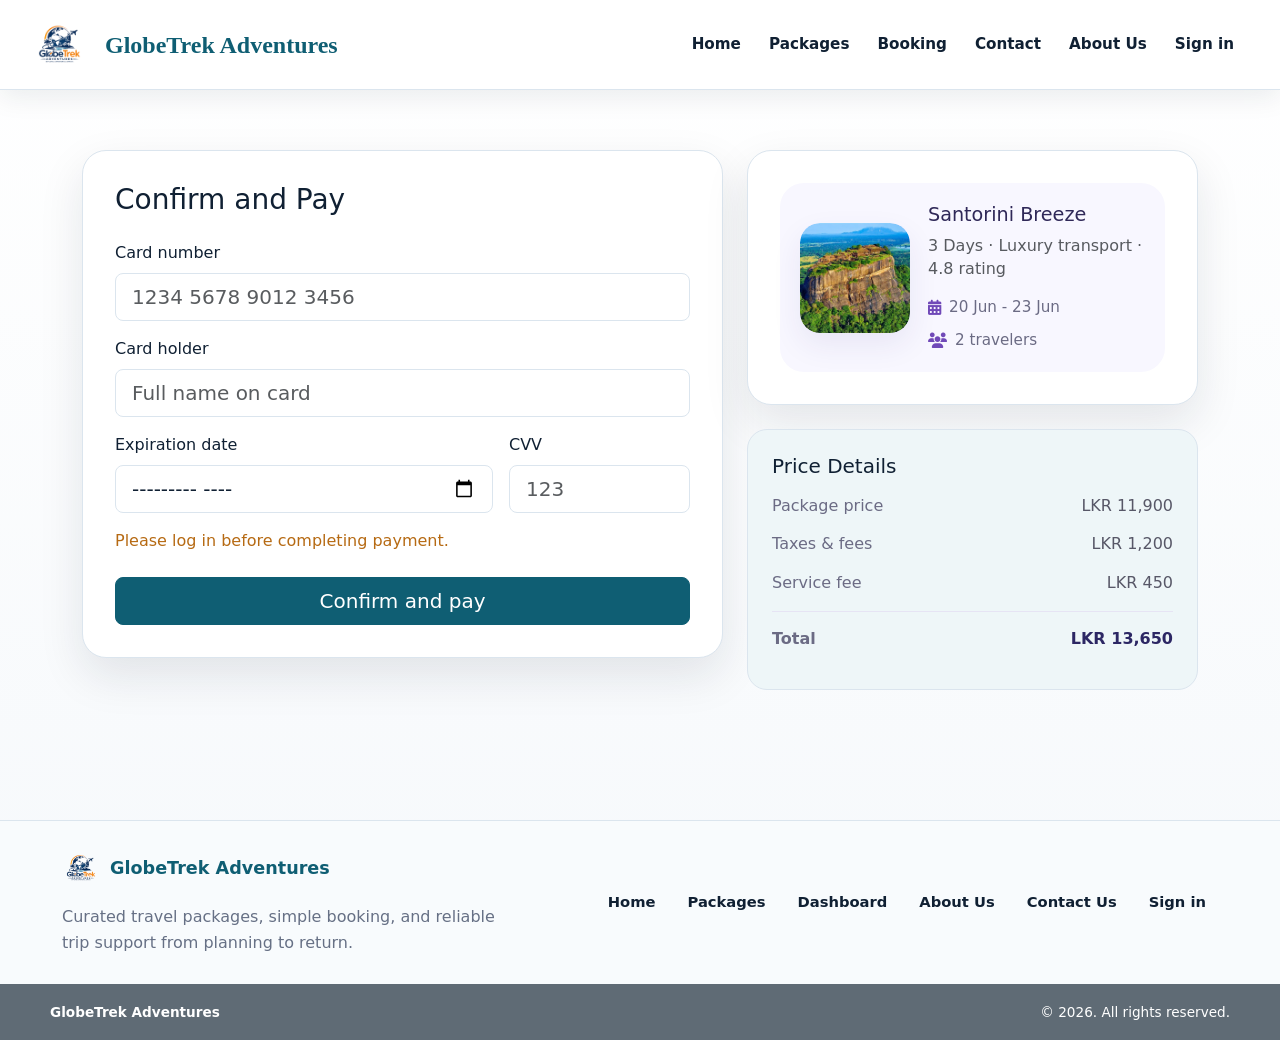
<file: payment.html>
<!DOCTYPE html>
<html lang="en">

<head>
    <meta charset="UTF-8">
    <meta name="viewport" content="width=device-width, initial-scale=1.0">
    <title>Payment | GlobeTrek</title>
    <link href="https://cdn.jsdelivr.net/npm/bootstrap@5.3.0/dist/css/bootstrap.min.css" rel="stylesheet">
    <link rel="stylesheet" href="https://cdnjs.cloudflare.com/ajax/libs/font-awesome/6.4.0/css/all.min.css">
    <link rel="stylesheet" href="css/style.css">
</head>

<body>
    <nav class="navbar navbar-expand-lg bg-white sticky-top">
        <div class="container-fluid">
            <a class="navbar-brand" href="index.html">
                <img src="images/logo.png" alt="GlobeTrek Logo" class="me-2 logo">
                GlobeTrek Adventures
            </a>
            <button class="navbar-toggler" type="button" data-bs-toggle="collapse" data-bs-target="#navbarNav">
                <span class="navbar-toggler-icon"></span>
            </button>
            <div class="collapse navbar-collapse justify-content-end" id="navbarNav">
                <ul class="navbar-nav">
                    <li class="nav-item"><a class="nav-link" href="index.html">Home</a></li>
                    <li class="nav-item"><a class="nav-link" href="packages.html">Packages</a></li>
                    <li class="nav-item"><a class="nav-link" href="booking.html">Booking</a></li>
                    <li class="nav-item"><a class="nav-link" href="contact.html">Contact</a></li>
                    <li class="nav-item"><a class="nav-link" href="contact.html#about-us">About Us</a></li>
                    <li class="nav-item" id="authItem">
                        <a class="nav-link" href="login.html" id="authLink" data-auth-link>Sign in</a>
                    </li>
                </ul>
            </div>
        </div>
    </nav>

    <main class="page-layout">
        <div class="container">
            <div class="row g-4 align-items-start">
                <div class="col-xl-7">
                    <div class="payment-panel">
                        <h3 class="mb-4">Confirm and Pay</h3>
                        <form id="paymentForm">
                            <div class="mb-3">
                                <label class="form-label">Card number</label>
                                <input id="cardNumber" type="text" class="form-control form-control-lg" inputmode="numeric" autocomplete="cc-number" placeholder="1234 5678 9012 3456">
                            </div>
                            <div class="mb-3">
                                <label class="form-label">Card holder</label>
                                <input id="cardHolder" type="text" class="form-control form-control-lg" autocomplete="cc-name" placeholder="Full name on card">
                            </div>
                            <div class="row g-3">
                                <div class="col-md-8">
                                    <label class="form-label">Expiration date</label>
                                    <input id="cardExpiry" type="month" class="form-control form-control-lg" autocomplete="cc-exp">
                                </div>
                                <div class="col-md-4">
                                    <label class="form-label">CVV</label>
                                    <input id="cardCvv" type="text" class="form-control form-control-lg" inputmode="numeric" autocomplete="cc-csc" placeholder="123">
                                </div>
                            </div>
                            <div id="paymentMessage" class="mt-3 text-danger"></div>
                            <button type="submit" class="btn btn-primary btn-lg mt-4 w-100">Confirm and pay</button>
                        </form>
                    </div>
                </div>
                <div class="col-xl-5">
                    <div class="summary-panel mb-4">
                        <div class="payment-package-card">
                            <div class="package-thumb">
                                <img src="images/package1.jpg" alt="Package preview">
                            </div>
                            <div class="package-summary-text">
                                <h5 id="paymentPackageName">Santorini Breeze</h5>
                                <p id="paymentPackageSummary" class="text-muted mb-3">3 Days · Luxury transport · 4.8 rating</p>
                                <div class="package-meta">
                                    <span><i class="fa-solid fa-calendar-days"></i> 20 Jun - 23 Jun</span>
                                    <span><i class="fa-solid fa-users"></i> 2 travelers</span>
                                </div>
                            </div>
                        </div>
                    </div>
                    <div class="payment-details">
                        <h5>Price Details</h5>
                        <div class="detail-row"><span>Package price</span><span>LKR 11,900</span></div>
                        <div class="detail-row"><span>Taxes & fees</span><span>LKR 1,200</span></div>
                        <div class="detail-row"><span>Service fee</span><span>LKR 450</span></div>
                        <div class="detail-row total-row"><span>Total</span><span id="paymentTotal">LKR 13,650</span></div>
                    </div>
                </div>
            </div>
        </div>
    </main>

    <script src="js/app.js"></script>
    <script src="https://cdn.jsdelivr.net/npm/bootstrap@5.3.0/dist/js/bootstrap.bundle.min.js"></script>
</body>

</html>
</file>
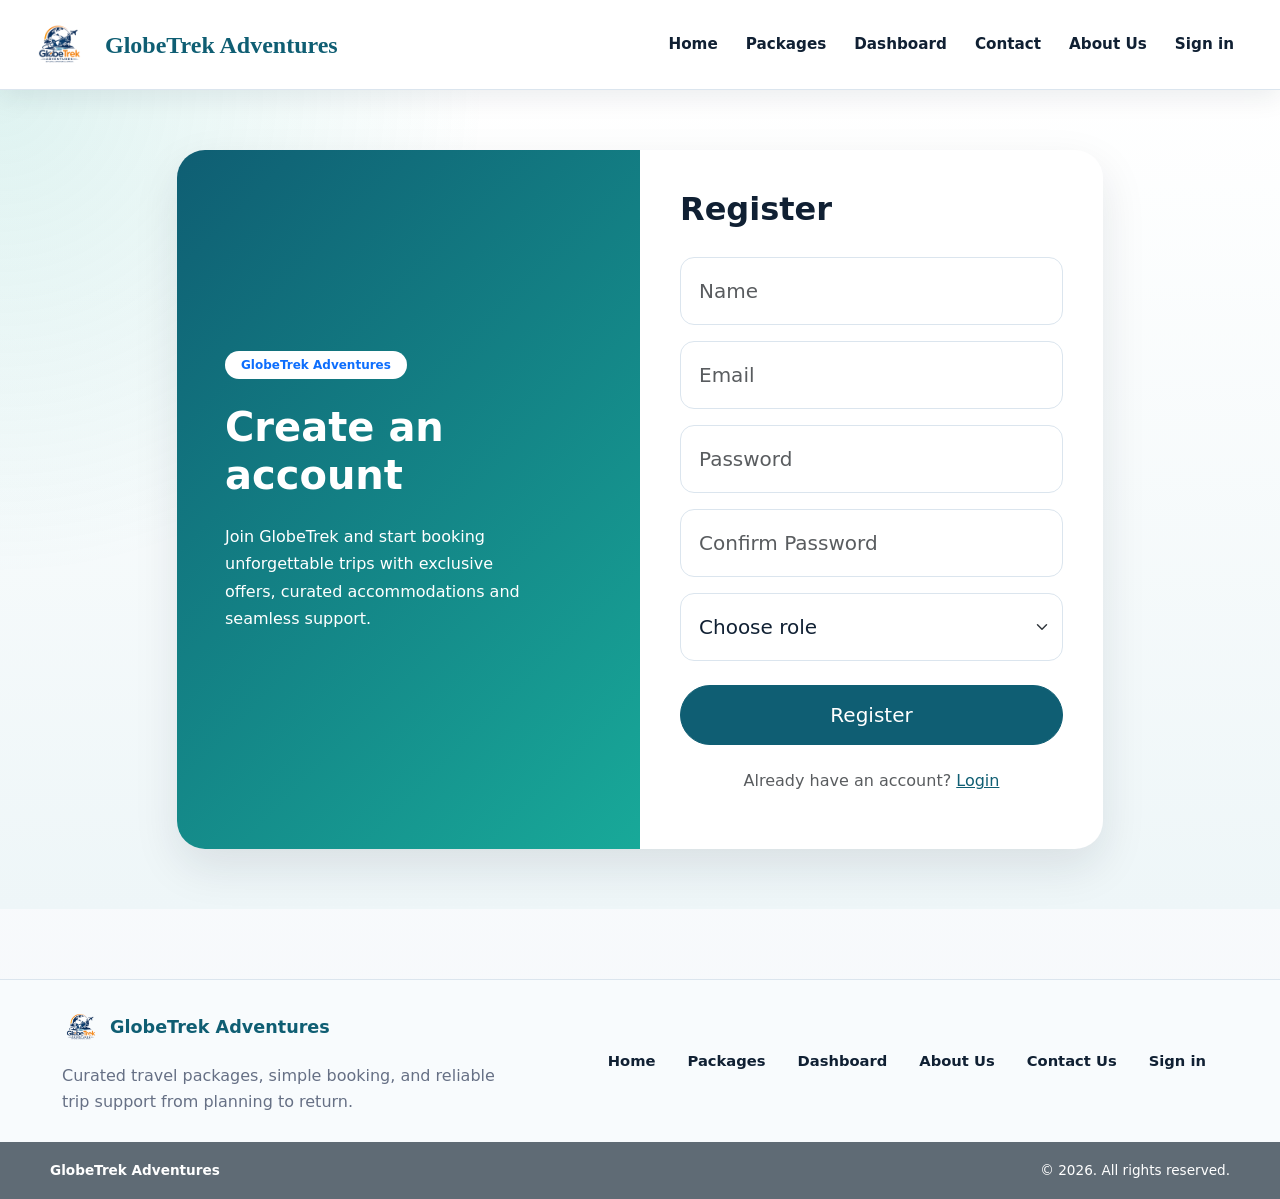
<file: register.html>
<!DOCTYPE html>
<html lang="en">

<head>
    <meta charset="UTF-8">
    <meta name="viewport" content="width=device-width, initial-scale=1.0">
    <title>Register | GlobeTrek</title>
    <link href="https://cdn.jsdelivr.net/npm/bootstrap@5.3.0/dist/css/bootstrap.min.css" rel="stylesheet">
    <link rel="stylesheet" href="https://cdnjs.cloudflare.com/ajax/libs/font-awesome/6.4.0/css/all.min.css">
    <link rel="stylesheet" href="css/style.css">
</head>

<body>
    <nav class="navbar navbar-expand-lg bg-white sticky-top">
        <div class="container-fluid">
            <a class="navbar-brand" href="index.html">
                <img src="images/logo.png" alt="GlobeTrek Logo" class="me-2 logo">
                GlobeTrek Adventures
            </a>
            <button class="navbar-toggler" type="button" data-bs-toggle="collapse" data-bs-target="#navbarNav">
                <span class="navbar-toggler-icon"></span>
            </button>
            <div class="collapse navbar-collapse justify-content-end" id="navbarNav">
                <ul class="navbar-nav">
                    <li class="nav-item"><a class="nav-link" href="index.html">Home</a></li>
                    <li class="nav-item"><a class="nav-link" href="packages.html">Packages</a></li>
                    <li class="nav-item"><a class="nav-link" href="dashboard.html">Dashboard</a></li>
                    <li class="nav-item"><a class="nav-link" href="contact.html">Contact</a></li>
                    <li class="nav-item"><a class="nav-link" href="contact.html#about-us">About Us</a></li>
                    <li class="nav-item" id="authItem">
                        <a class="nav-link" href="login.html" id="authLink" data-auth-link>Sign in</a>
                    </li>
                </ul>
            </div>
        </div>
    </nav>

    <main class="auth-page">
        <div class="container">
            <div class="row justify-content-center">
                <div class="col-xl-10">
                    <div class="row g-0 auth-card">
                        <div class="col-lg-6 auth-side p-5 d-flex flex-column justify-content-center">
                            <div>
                                <div class="d-flex align-items-center gap-2 mb-4">
                                    <span class="badge bg-white text-primary px-3 py-2 rounded-pill">GlobeTrek Adventures</span>
                                </div>
                                <h1 class="display-6 fw-bold">Create an account</h1>
                                <p class="mt-4">Join GlobeTrek and start booking unforgettable trips with exclusive offers, curated accommodations and seamless support.</p>
                            </div>
                        </div>
                        <div class="col-lg-6 page-form">
                            <h2>Register</h2>
                            <form id="registerForm">
                                <div class="mb-3">
                                    <input id="registerName" type="text" class="form-control form-control-lg" placeholder="Name">
                                </div>
                                <div class="mb-3">
                                    <input id="registerEmail" type="email" class="form-control form-control-lg" placeholder="Email">
                                </div>
                                <div class="mb-3">
                                    <input id="registerPassword" type="password" class="form-control form-control-lg" placeholder="Password">
                                </div>
                                <div class="mb-3">
                                    <input id="registerConfirmPassword" type="password" class="form-control form-control-lg" placeholder="Confirm Password">
                                </div>
                                <div class="mb-4">
                                    <select id="registerRole" class="form-select form-select-lg">
                                        <option value="">Choose role</option>
                                        <option value="user">User</option>
                                        <option value="staff">Staff</option>
                                        <option value="admin">Admin</option>
                                    </select>
                                </div>
                                <div id="registerMessage" class="mb-3 text-danger"></div>
                                <button type="submit" class="btn btn-primary btn-lg w-100">Register</button>
                                <p class="text-center text-muted mt-4">Already have an account? <a href="login.html">Login</a></p>
                            </form>
                        </div>
                    </div>
                </div>
            </div>
        </div>
    </main>

    <script src="js/app.js"></script>
    <script src="https://cdn.jsdelivr.net/npm/bootstrap@5.3.0/dist/js/bootstrap.bundle.min.js"></script>
</body>

</html>
</file>
<file: css/style.css>
:root {
    --ta-black: #000000;
    --ta-border: #e0e0e0;
}

/* ================= NAVBAR ================= */
.navbar {
    padding: 12px 20px;
    min-height: 70px;
    display: flex;
    align-items: center;
    background: #fff;
    border-bottom: 1px solid var(--ta-border);
    position: sticky;
    top: 0;
    z-index: 1000;

    /* subtle professional shadow */
    box-shadow: 0 2px 10px rgba(0,0,0,0.05);
}

/* Brand */
.navbar-brand {
    font-family: 'Times New Roman', Tahoma, Geneva, Verdana, sans-serif;
    font-weight: 700;
    font-size: 1.5rem;
    color: #4d2891;
    display: flex;
    align-items: center;
    gap: 10px;
}

/* Logo (NO SCALE) */
.logo {
    height: 55px;
    width: auto;
}

/* ================= NAV LINKS ================= */
.navbar-nav .nav-link {
    color: var(--ta-black) !important;
    font-weight: 600;
    font-size: 0.95rem;
    margin: 0 6px;
    padding: 6px 14px;
    border-radius: 20px;
    transition: all 0.3s ease;
}

/* Active HOME (shadow + pill) */
.navbar-nav .nav-link.active {
    background-color: #7049b8;
    color: #fff !important;
    box-shadow: 0 4px 12px rgba(0,0,0,0.2);
}

/* Hover */
.navbar-nav .nav-link:hover {
    background-color: #f0f0f0;
    border-radius: 20px;
}

/* ================= HERO SPACING ================= */
.hero-title {
    font-family: 'Times New Roman', Tahoma, Geneva, Verdana, sans-serif;
    font-size: 3.5rem;
    font-weight: 750;  
    color: #7049b8;
    margin-top: 40px;
    margin-bottom: 60px;
    letter-spacing: 1px; 
}

.hero-section {
    margin-top: 40px;
}

/* ================= CATEGORY TABS (UNDERLINE STYLE) ================= */
.nav-tabs-custom {
    font-family: 'Times New Roman', Tahoma, Geneva, Verdana, sans-serif;
    font-size:2rem;
    display: flex;
    justify-content: center;
    gap: 40px;
    list-style: none;
    padding: 0;
    margin-bottom: 25px;
}

.nav-tabs-custom .nav-link {

    padding: 0 0 8px 0;
    display: flex;
    align-items: center;
    gap: 8px;
    font-size: 1.05rem;
    font-weight: 600;
    color: #000;
    cursor: pointer;
    position: relative;
}

/* underline animation */
.nav-tabs-custom .nav-link {
    position: relative;
    color: #000;
    padding: 0 0 8px 0;
}

/* hidden underline by default */
.nav-tabs-custom .nav-link::after {
    content: "";
    position: absolute;
    left: 0;
    bottom: -4px;
    width: 0%;
    height: 2px;
    background-color: #7049b8;
    transition: width 0.3s ease;
}

/* NO hover underline (removed completely) */
.nav-tabs-custom .nav-link:hover::after {
    width: 0%;
}

/* ONLY active shows underline */
.nav-tabs-custom .nav-link.active {
    color: #7049b8;
}

.nav-tabs-custom .nav-link.active::after {
    width: 100%;
}

.search-wrapper {
    max-width: 800px;
    margin: 0 auto;
    position: relative;
    display: flex;
    align-items: center;
}

.search-bar {
    width: 100%;
    padding: 15px 110px 15px 50px;
    border-radius: 50px;
    border: 1px solid #ddd;
    box-shadow: none;
    font-size: 1.05rem;
    outline: none;
    background: #fff;
}

/* search icon */
.search-icon {
    position: absolute;
    left: 20px;
    font-size: 1.1rem;
    color: #888;
}

/* 🔥 clean professional button */
.search-btn {
    position: absolute;
    right: 6px;
    top: 50%;
    transform: translateY(-50%);
    background: #c8aff1;
    color: #000;
    border: 1px solid #ddd;
    padding: 8px 18px;
    border-radius: 25px;
    font-weight: 500;
    font-size: 0.95rem;
    cursor: pointer;
    transition: all 0.2s ease;
}

/* hover = subtle only */
.search-btn:hover {
    background: #f5f5f5;
}
/* ================= HERO IMAGE ================= */
.hero-image-container {
    margin: 50px auto;
    width: 100%;
    max-width: 1100px;
    height: 420px;
    overflow: hidden;
    border-radius: 15px;
    box-shadow: 0 10px 30px rgba(0,0,0,0.1);
}

.hero-image-container img {
    width: 100%;
    height: 100%;
    object-fit: cover;
    transition: opacity 1s ease-in-out;
    display: block;
}

/* ================= SEARCH ================= */
.search-wrapper {
    max-width: 800px;
    margin: 0 auto;
    position: relative;
}

.search-bar {
    width: 100%;
    padding: 15px 25px 15px 50px;
    border-radius: 50px;
    border: 1px solid var(--ta-border);
    box-shadow: 0 4px 15px rgba(0,0,0,0.08);
    font-size: 1.1rem;
    outline: none;
}

.search-icon {
    position: absolute;
    left: 20px;
    top: 50%;
    transform: translateY(-50%);
    font-size: 1.2rem;
}

/* ================= FOOTER ICON ================= */
.scroll-icon {
    margin-top: 40px;
    font-size: 2.5rem;
    color: #333;
    padding-bottom: 40px;
}

/* --- Sticky Category Transition --- */
.category-sticky-wrapper {
    position: sticky;
    top: 70px; /* Adjust based on your navbar height */
    background: white;
    z-index: 999;
    padding: 15px 0;
    transition: all 0.4s ease;
}

/* When scrolling, JS will add this class to align left */
.category-sticky-wrapper.scrolled .nav-tabs-custom {
    justify-content: flex-start;
}

.section-title {
    font-weight: 700;
    font-size: 2rem;
    font-family: 'Times New Roman', Tahoma, Geneva, Verdana, sans-serif;
}

/* --- Package Cards --- */
.package-card {
    background: #e5e5e5; /* Light gray from wireframe */
    border-radius: 4px;
    overflow: hidden;
    transition: transform 0.3s ease;
    height: 100%;
    border: 1px solid #ddd;
     border-radius: 20px 20px 0 0;
}

.package-card:hover {
    transform: translateY(-5px);
}

.package-img-placeholder {
    width: 100%;
    height: 220px; /* important */ 
    background-size: cover;
    background-position: center;
    background-repeat: no-repeat;
    border-radius: 10px 10px 0 0;
}

.package-img-placeholder::before { transform: rotate(45deg); }
.package-img-placeholder::after { transform: rotate(-45deg); }

.package-content {
    padding: 20px;
    background: #fff;
    position: relative;
    text-align: left;
}

.package-name {
    font-weight: 700;
    color: #362557;
    font-size: 1.7rem;
    margin-bottom: 5px;
}

.package-ratings {
    color: #362557;
    font-size: 0.9rem;
}

.package-price {
    font-weight: 700;
    font-size: 1.1rem;
    color: #4d2891;
}

.favorite-icon {
    position: absolute;
    right: 20px;
    bottom: 20px;
    font-size: 1rem;
    cursor: pointer;
    border: 1px solid #ffffff; /* Adds the square border from your wireframe */
    padding: 5px;
    background: white;
}

section.container {
    margin-bottom: 100px;
}

.auth-page {
    min-height: calc(100vh - 90px);
    padding: 60px 0;
    background: #f7f5ff;
}

.auth-card {
    border-radius: 28px;
    overflow: hidden;
    box-shadow: 0 28px 80px rgba(54, 41, 113, 0.12);
    background: #fff;
}

.auth-side {
    background: linear-gradient(135deg, #5b3d99 0%, #8e6ce7 100%);
    color: #fff;
}

.auth-side h1,
.auth-side p {
    color: #fff;
}

.auth-side p {
    max-width: 320px;
    line-height: 1.7;
}

.page-form {
    padding: 40px;
}

.page-form h2 {
    margin-bottom: 1.8rem;
    font-weight: 700;
}

.page-form .form-control,
.page-form .form-select {
    border-radius: 14px;
    border: 1px solid #dde0f0;
    padding: 18px 18px;
    height: auto;
    box-shadow: none;
}

.page-form .btn {
    border-radius: 999px;
    padding: 14px 28px;
}

.page-form .form-text {
    color: #6e6f89;
}

.page-layout {
    padding: 60px 0;
}

.form-panel,
.info-panel,
.summary-panel,
.payment-panel,
.query-panel,
.about-panel {
    border-radius: 24px;
    background: #fff;
    box-shadow: 0 20px 45px rgba(41, 32, 87, 0.08);
    border: 1px solid #f0eff8;
}

.form-panel {
    padding: 40px;
}

.summary-panel,
.payment-panel,
.query-panel,
.about-panel {
    padding: 32px;
}

.summary-panel img,
.about-panel img {
    width: 100%;
    border-radius: 20px;
    object-fit: cover;
}

.summary-panel h4,
.payment-panel h4,
.about-panel h4 {
    margin-bottom: 1.25rem;
    font-weight: 700;
}

.package-card-small {
    border-radius: 20px;
    overflow: hidden;
    border: 1px solid #eef1f8;
    box-shadow: 0 18px 40px rgba(45, 36, 99, 0.08);
}

.package-card-small img {
    width: 100%;
    height: 200px;
    object-fit: cover;
}

.package-card-small .card-body {
    padding: 24px;
}

.package-card-small .card-title {
    font-size: 1.3rem;
    margin-bottom: 0.7rem;
    font-weight: 700;
}

.package-card-small .text-muted {
    color: #7f7f94;
}

.summary-badge {
    display: inline-flex;
    align-items: center;
    gap: 8px;
    padding: 0.7rem 1rem;
    border-radius: 999px;
    background: #f5f3ff;
    color: #4f46d7;
    font-weight: 600;
    margin-bottom: 1rem;
}

.payment-details {
    border-radius: 20px;
    background: #f8f7ff;
    padding: 24px;
    margin-top: 24px;
}

.payment-details h5 {
    margin-bottom: 1rem;
}

.payment-details .detail-row {
    display: flex;
    justify-content: space-between;
    margin-bottom: 0.9rem;
    color: #575767;
}

.payment-details .detail-row span:first-child {
    color: #6b6b84;
}

.payment-details .detail-row.total-row {
    margin-top: 1rem;
    padding-top: 0.95rem;
    border-top: 1px solid #e6e4f4;
    font-weight: 700;
    color: #2c2764;
}

.payment-package-card {
    display: flex;
    gap: 18px;
    align-items: center;
    background: #f8f7ff;
    border-radius: 24px;
    padding: 20px;
}

.package-thumb {
    width: 110px;
    min-width: 110px;
    height: 110px;
    border-radius: 20px;
    overflow: hidden;
    background: #ededff;
    box-shadow: 0 12px 30px rgba(49, 34, 131, 0.08);
}

.package-thumb img {
    width: 100%;
    height: 100%;
    object-fit: cover;
}

.package-summary-text h5 {
    margin-bottom: 0.5rem;
    font-size: 1.2rem;
    color: #2f2858;
}

.package-summary-text p {
    margin-bottom: 0.85rem;
    color: #6b6b84;
    line-height: 1.45;
}

.package-meta {
    display: flex;
    flex-wrap: wrap;
    gap: 10px;
    color: #6b6b84;
    font-size: 0.95rem;
}

.package-meta span {
    display: inline-flex;
    align-items: center;
    gap: 8px;
}

.package-meta i {
    color: #7049b8;
    font-size: 0.95rem;
}

.about-us-section {
    padding: 80px 0;
}

.feedback-section {
    padding: 76px 0;
    background: #ffffff;
}

.feedback-heading {
    max-width: 680px;
    margin-bottom: 28px;
}

.feedback-heading p {
    color: var(--gt-muted);
    line-height: 1.7;
    margin: 0;
}

.feedback-card {
    height: 100%;
    padding: 28px;
    border: 1px solid var(--gt-border);
    border-radius: 12px;
    background: var(--gt-surface);
    box-shadow: var(--gt-shadow);
}

.feedback-card-large {
    padding: 36px 30px;
}

.feedback-rating {
    color: #b66a13;
    font-weight: 800;
    letter-spacing: 2px;
    margin-bottom: 14px;
}

.feedback-card p {
    color: var(--gt-ink);
    line-height: 1.75;
    margin-bottom: 22px;
}

.feedback-card strong,
.feedback-card span {
    display: block;
}

.feedback-card span {
    color: var(--gt-muted);
    font-size: 0.92rem;
    margin-top: 4px;
}

.about-us-card {
    border-radius: 24px;
    overflow: hidden;
    background: #fff;
    box-shadow: 0 24px 70px rgba(52, 44, 111, 0.1);
}

.about-panel h4 {
    margin-bottom: 1.25rem;
    font-weight: 700;
    font-size: 1.4rem;
    color: #1f1f1f;
    position: relative;
    display: inline-block;
    padding-bottom: 6px;
}

.about-us-card .about-content {
    padding: 42px;
}

.about-us-card h3 {
    margin-bottom: 1.5rem;
    font-weight: 700;
}

.about-us-card p {
    color: #5d5f7a;
    line-height: 1.8;
}

.about-contact {
    margin-top: 24px;
    padding-top: 20px;
    border-top: 1px solid var(--gt-border);
}

.about-contact p {
    display: flex;
    align-items: center;
    gap: 10px;
    margin-bottom: 8px;
    color: var(--gt-ink);
    font-weight: 700;
}

.about-contact i {
    color: var(--gt-ocean);
}

@media (max-width: 991px) {
    .auth-side,
    .about-us-card .about-image {
        min-height: 260px;
    }
}

.action-btns {
    position: sticky;
    top: 120px;
}

.action-box {
    display: flex;
    flex-direction: column;
    justify-content: center;
    height: 100%;
}

#dashboardMenu .list-group-item {
    font-size: 1.1rem;
    font-weight: 500;
    transition: all 0.2s ease;
    background: transparent;
    color: #444;
    padding: 1rem 1.2rem;
    border-radius: 16px;
}

#dashboardMenu .list-group-item:hover {
    background-color: #f8f9fa;
    padding-left: 35px; /* Slight slide effect */
}

#dashboardMenu .list-group-item.active {
    background-color: #fff;
    color: #0d6efd; /* Bootstrap Blue */
    border-left: 5px solid #0d6efd !important;
    font-weight: 700;
    box-shadow: inset 4px 0 0 #0d6efd;
}

#dashboardContent h4 {
    font-size: 1.5rem;
    letter-spacing: -0.02em;
    margin-bottom: 1.2rem;
}

#dashboardContent {
    background-color: #fff;
}

/* ================= PROFESSIONAL THEME REFRESH ================= */
:root {
    --gt-ink: #102033;
    --gt-muted: #667085;
    --gt-ocean: #0f5e73;
    --gt-teal: #18a999;
    --gt-sunrise: #f4a261;
    --gt-cloud: #f5f8fb;
    --gt-surface: #ffffff;
    --gt-border: #dbe5ee;
    --gt-shadow: 0 18px 45px rgba(16, 32, 51, 0.1);
}

body {
    background: linear-gradient(180deg, #ffffff 0%, var(--gt-cloud) 100%);
    color: var(--gt-ink);
}

a {
    color: var(--gt-ocean);
}

a:hover {
    color: var(--gt-teal);
}

.navbar {
    background: rgba(255, 255, 255, 0.96) !important;
    border-bottom: 1px solid var(--gt-border);
    box-shadow: 0 8px 24px rgba(16, 32, 51, 0.08);
    backdrop-filter: blur(10px);
}

.navbar-brand {
    color: var(--gt-ocean) !important;
}

.navbar-nav .nav-link {
    color: var(--gt-ink) !important;
    border-radius: 999px;
}

.navbar-nav .nav-link.active,
.navbar-nav .nav-link[data-auth-link]:hover {
    background: var(--gt-ocean);
    color: #fff !important;
    box-shadow: 0 8px 18px rgba(15, 94, 115, 0.22);
}

.navbar-nav .nav-link:hover {
    background: #e9f6f5;
    color: var(--gt-ocean) !important;
}

.hero-title,
.section-title,
.page-form h2,
.form-panel h3,
.payment-panel h3,
.query-panel h3,
.about-us-card h3 {
    color: var(--gt-ink);
}

.hero-title {
    letter-spacing: 0;
}

.nav-tabs-custom .nav-link {
    color: var(--gt-muted);
}

.nav-tabs-custom .nav-link.active {
    color: var(--gt-ocean);
}

.nav-tabs-custom .nav-link::after {
    background-color: var(--gt-teal);
}

.search-bar,
.form-control,
.form-select {
    border-color: var(--gt-border) !important;
    color: var(--gt-ink);
}

.search-bar:focus,
.form-control:focus,
.form-select:focus {
    border-color: var(--gt-teal) !important;
    box-shadow: 0 0 0 0.2rem rgba(24, 169, 153, 0.16) !important;
}

.search-btn,
.btn-primary {
    background: var(--gt-ocean) !important;
    border-color: var(--gt-ocean) !important;
    color: #fff !important;
}

.search-btn:hover,
.btn-primary:hover {
    background: #0b4f61 !important;
    border-color: #0b4f61 !important;
}

.btn-dark {
    background: var(--gt-ink) !important;
    border-color: var(--gt-ink) !important;
}

.btn-outline-dark {
    color: var(--gt-ocean) !important;
    border-color: var(--gt-ocean) !important;
}

.btn-outline-dark:hover {
    background: var(--gt-ocean) !important;
    border-color: var(--gt-ocean) !important;
    color: #fff !important;
}

.auth-page {
    background:
        radial-gradient(circle at top left, rgba(24, 169, 153, 0.14), transparent 32%),
        linear-gradient(180deg, #ffffff 0%, #eef6f8 100%);
}

.auth-side {
    background: linear-gradient(135deg, #0f5e73 0%, #18a999 100%);
}

.auth-card,
.form-panel,
.summary-panel,
.payment-panel,
.query-panel,
.about-panel,
.about-us-card,
.package-card,
.package-header,
.details-box,
.price-card,
.info-card,
#dashboardContent,
.card {
    border-color: var(--gt-border) !important;
    box-shadow: var(--gt-shadow) !important;
}

.package-card {
    border-radius: 12px !important;
    background: var(--gt-surface) !important;
}

.package-card:hover {
    transform: translateY(-6px);
    box-shadow: 0 22px 55px rgba(16, 32, 51, 0.15) !important;
}

.summary-badge,
.badge-pill {
    background: #e9f6f5 !important;
    color: var(--gt-ocean) !important;
    border-color: rgba(24, 169, 153, 0.24) !important;
}

.payment-details {
    background: #eef6f8;
    border: 1px solid var(--gt-border);
}

.text-success,
.fw-bold.text-success {
    color: #147d64 !important;
}

.text-warning {
    color: #b66a13 !important;
}

.text-danger {
    color: #b42318 !important;
}

#dashboardMenu .list-group-item.active {
    background-color: #e9f6f5;
    color: var(--gt-ocean);
    border-left-color: var(--gt-teal) !important;
}

.dashboard-table-wrapper {
    margin-top: 1.25rem;
}

.dashboard-table {
    min-width: 100%;
    border-collapse: separate;
    border-spacing: 0 0.85rem;
}

.dashboard-table thead th {
    color: var(--gt-muted);
    font-size: 0.82rem;
    text-transform: uppercase;
    letter-spacing: 0.1em;
    padding: 1rem 1rem 0.75rem;
    border-bottom: 1px solid rgba(16, 32, 51, 0.08);
}

.dashboard-table tbody tr {
    background: #ffffff;
    border: 1px solid rgba(16, 32, 51, 0.06);
    border-radius: 16px;
    transition: transform 0.2s ease, box-shadow 0.2s ease;
}

.dashboard-table tbody tr:hover {
    transform: translateY(-2px);
    box-shadow: 0 14px 32px rgba(16, 32, 51, 0.08);
}

.dashboard-table td,
.dashboard-table th {
    padding: 1rem 1rem;
    vertical-align: middle;
}

.dashboard-table tbody tr td:first-child {
    font-weight: 600;
    color: #1f3446;
}

.dashboard-table tbody tr td:last-child {
    color: var(--gt-muted);
}

#dashboardContent {
    background-color: #fff;
    padding: 2rem;
    min-height: 540px;
}

.site-footer {
    margin-top: 70px;
    background: #f8fbfd;
    border-top: 1px solid var(--gt-border);
    color: var(--gt-ink);
}

.site-footer .container {
    max-width: 1180px;
}

.site-footer-main {
    display: flex;
    align-items: center;
    justify-content: space-between;
    gap: 32px;
    padding: 28px 0;
}

.site-footer-brand {
    display: inline-flex;
    align-items: center;
    gap: 10px;
    color: var(--gt-ocean);
    font-size: 1.1rem;
    font-weight: 800;
    text-decoration: none;
}

.site-footer-brand img {
    width: 38px;
    height: 38px;
    object-fit: contain;
}

.site-footer p {
    max-width: 460px;
    margin: 10px 0 0;
    color: var(--gt-muted);
    line-height: 1.6;
}

.site-footer-links {
    display: flex;
    align-items: center;
    justify-content: flex-end;
    flex-wrap: wrap;
    gap: 8px;
}

.site-footer-links a {
    color: var(--gt-ink);
    border-radius: 999px;
    font-size: 0.92rem;
    font-weight: 700;
    padding: 8px 12px;
    text-decoration: none;
    transition: all 0.2s ease;
}

.site-footer-links a:hover {
    background: #e9f6f5;
    color: var(--gt-ocean);
}

.site-footer-bottom {
    display: flex;
    align-items: center;
    justify-content: space-between;
    gap: 16px;
    margin: 0 calc(50% - 50vw);
    padding: 18px max(24px, calc(50vw - 590px));
    background: #5f6b75;
    color: #fff;
    font-size: 0.85rem;
}

.site-footer-bottom span:first-child {
    font-weight: 800;
}

@media (max-width: 576px) {
    .hero-title {
        font-size: 2.4rem;
        margin-bottom: 36px;
    }

    .search-wrapper {
        align-items: stretch;
        flex-direction: column;
        gap: 12px;
    }

    .search-bar {
        padding-right: 24px;
    }

    .search-btn {
        position: static;
        transform: none;
        width: 100%;
    }

    .site-footer-main,
    .site-footer-bottom {
        align-items: flex-start;
        flex-direction: column;
    }

    .site-footer-links {
        justify-content: flex-start;
    }
}
</file>
